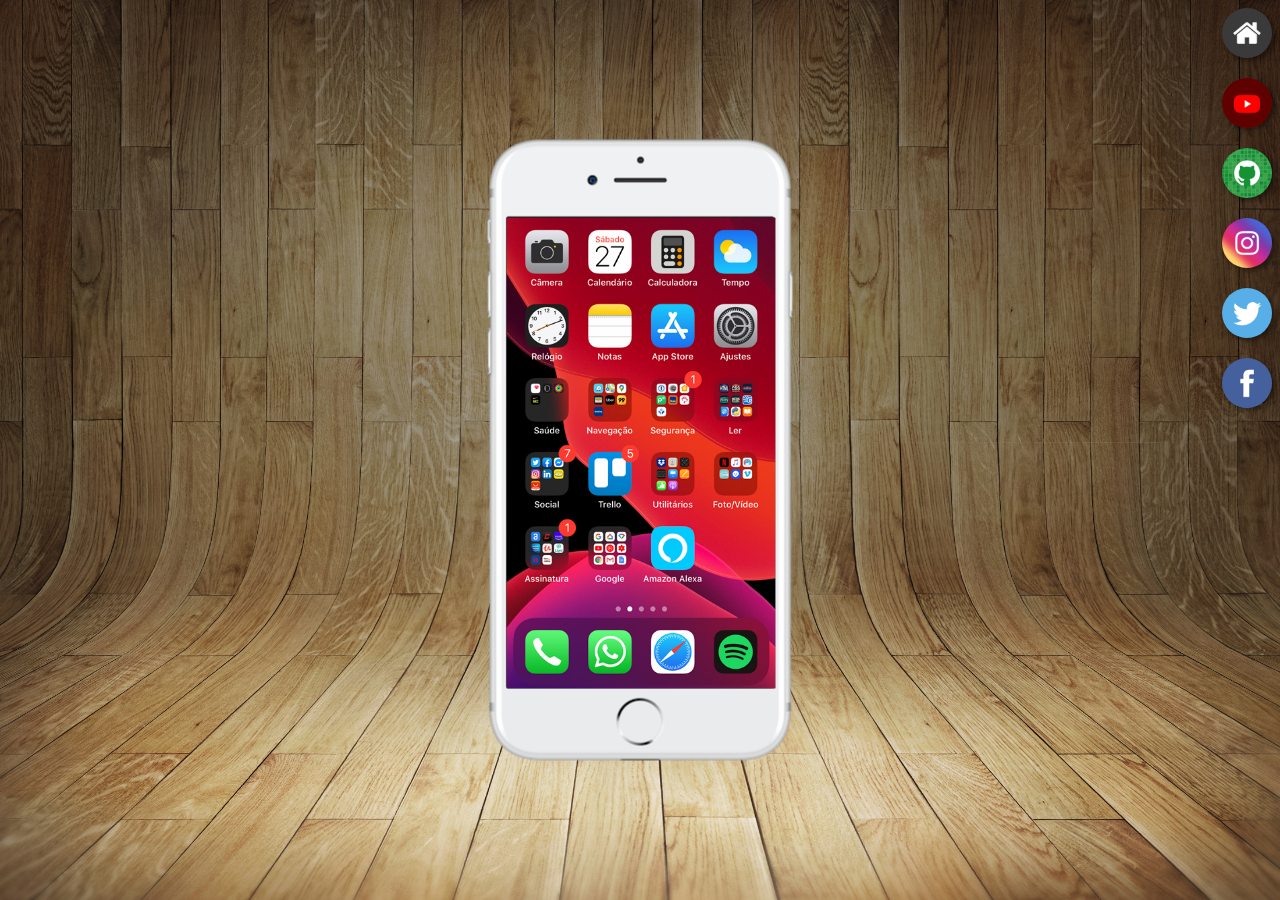
<file: index.html>
<!DOCTYPE html>
<html lang="pt">
<head>
    <meta charset="UTF-8">
    <meta name="viewport" content="width=device-width, initial-scale=1.0">
    <title>Projecto Redes socias</title>
    <link rel="stylesheet" href="style/style.css">
</head>
<body>
    <main>
        <section id="phone">
                <iframe src="home.html" frameborder="0" name="screen" id="screen"></iframe>
        </section>

        <section id="social-medias">
                <a href="home.html" target="screen"><img src="imagens/logo-home.jpg" alt=""></a>
                <a href="yt.html" target="screen"><img src="imagens/logo-youtube.jpg" alt=""></a>
                <a href="github.html" target="screen"><img src="imagens/logo-github.jpg" alt=""></a>
                <a href="instagram.html" target="screen"><img src="imagens/logo-instagram.jpg" alt=""></a>
                <a href="" target="screen"><img src="imagens/logo-twitter.jpg" alt=""></a>
                <a href="facebook.html" target="screen"><img src="imagens/logo-facebook.jpg" alt=""></a>
        </section>
    </main>
</body>
</html>
</file>
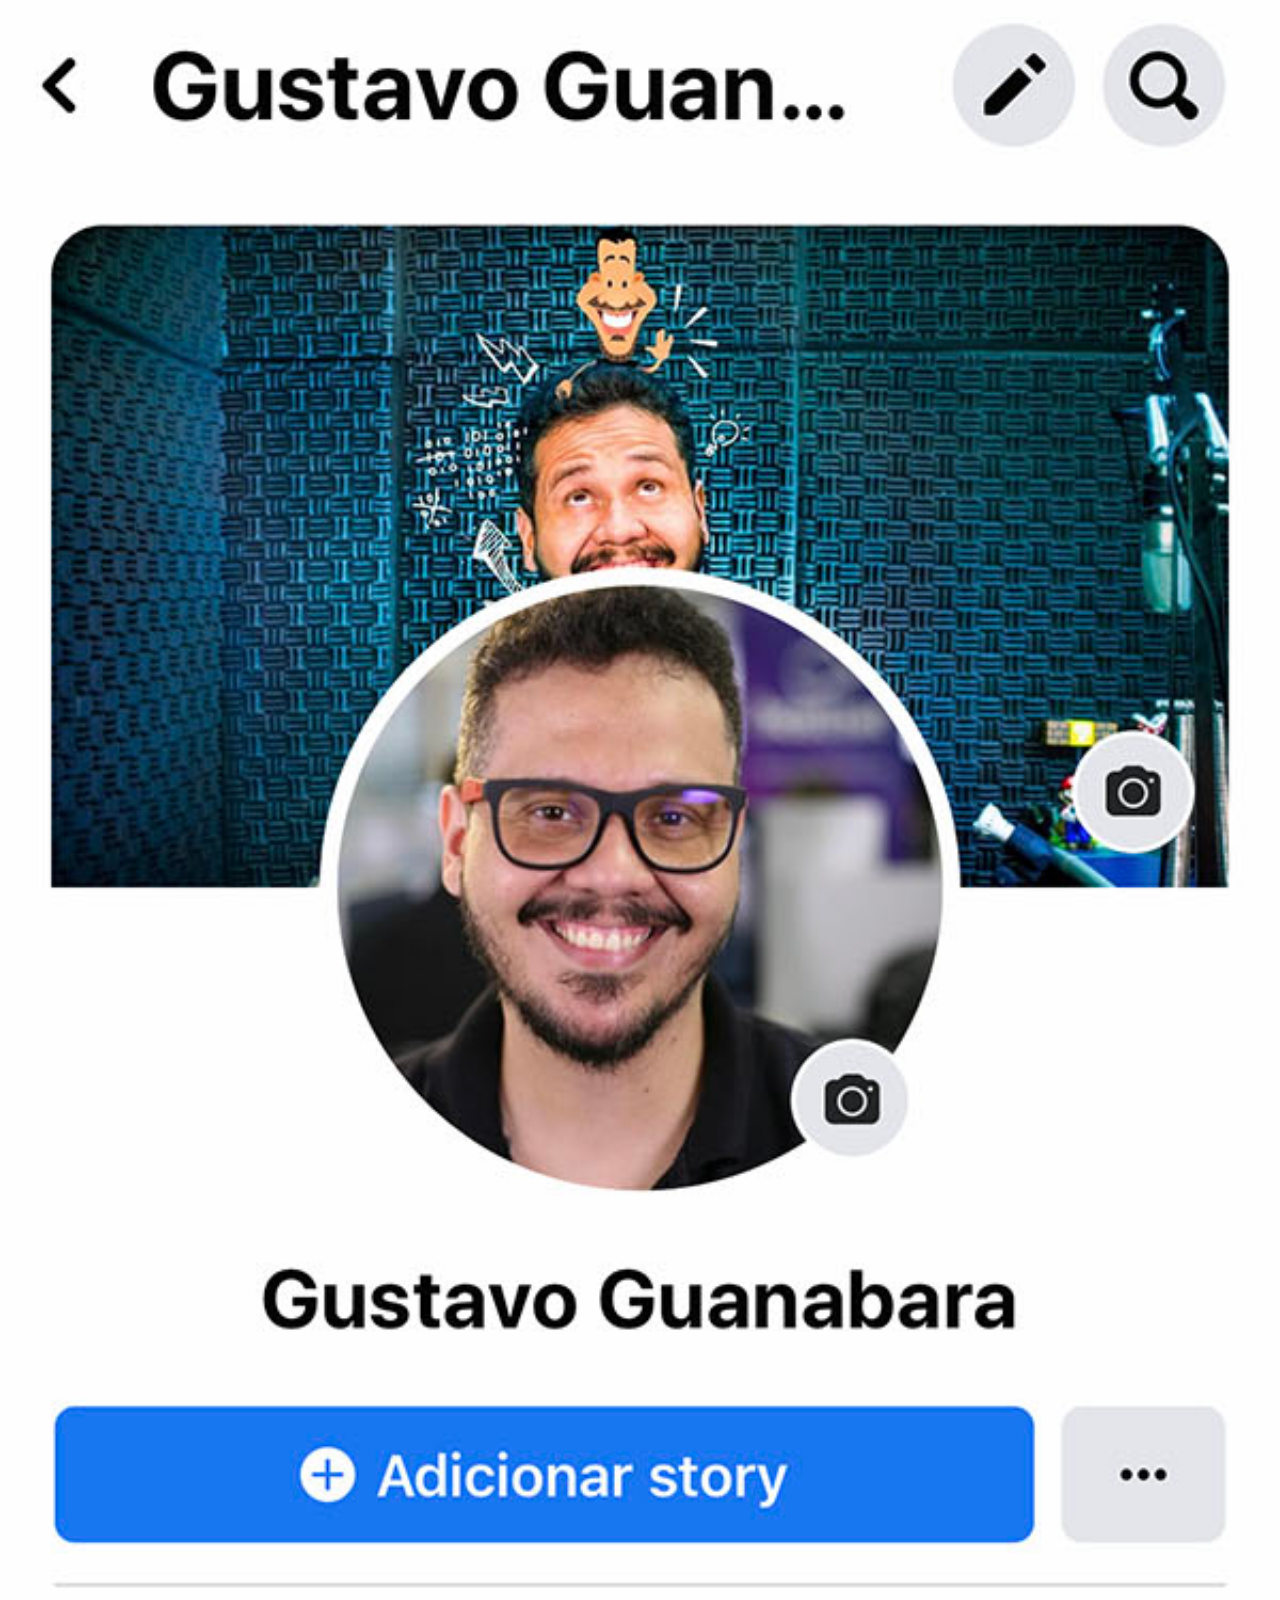
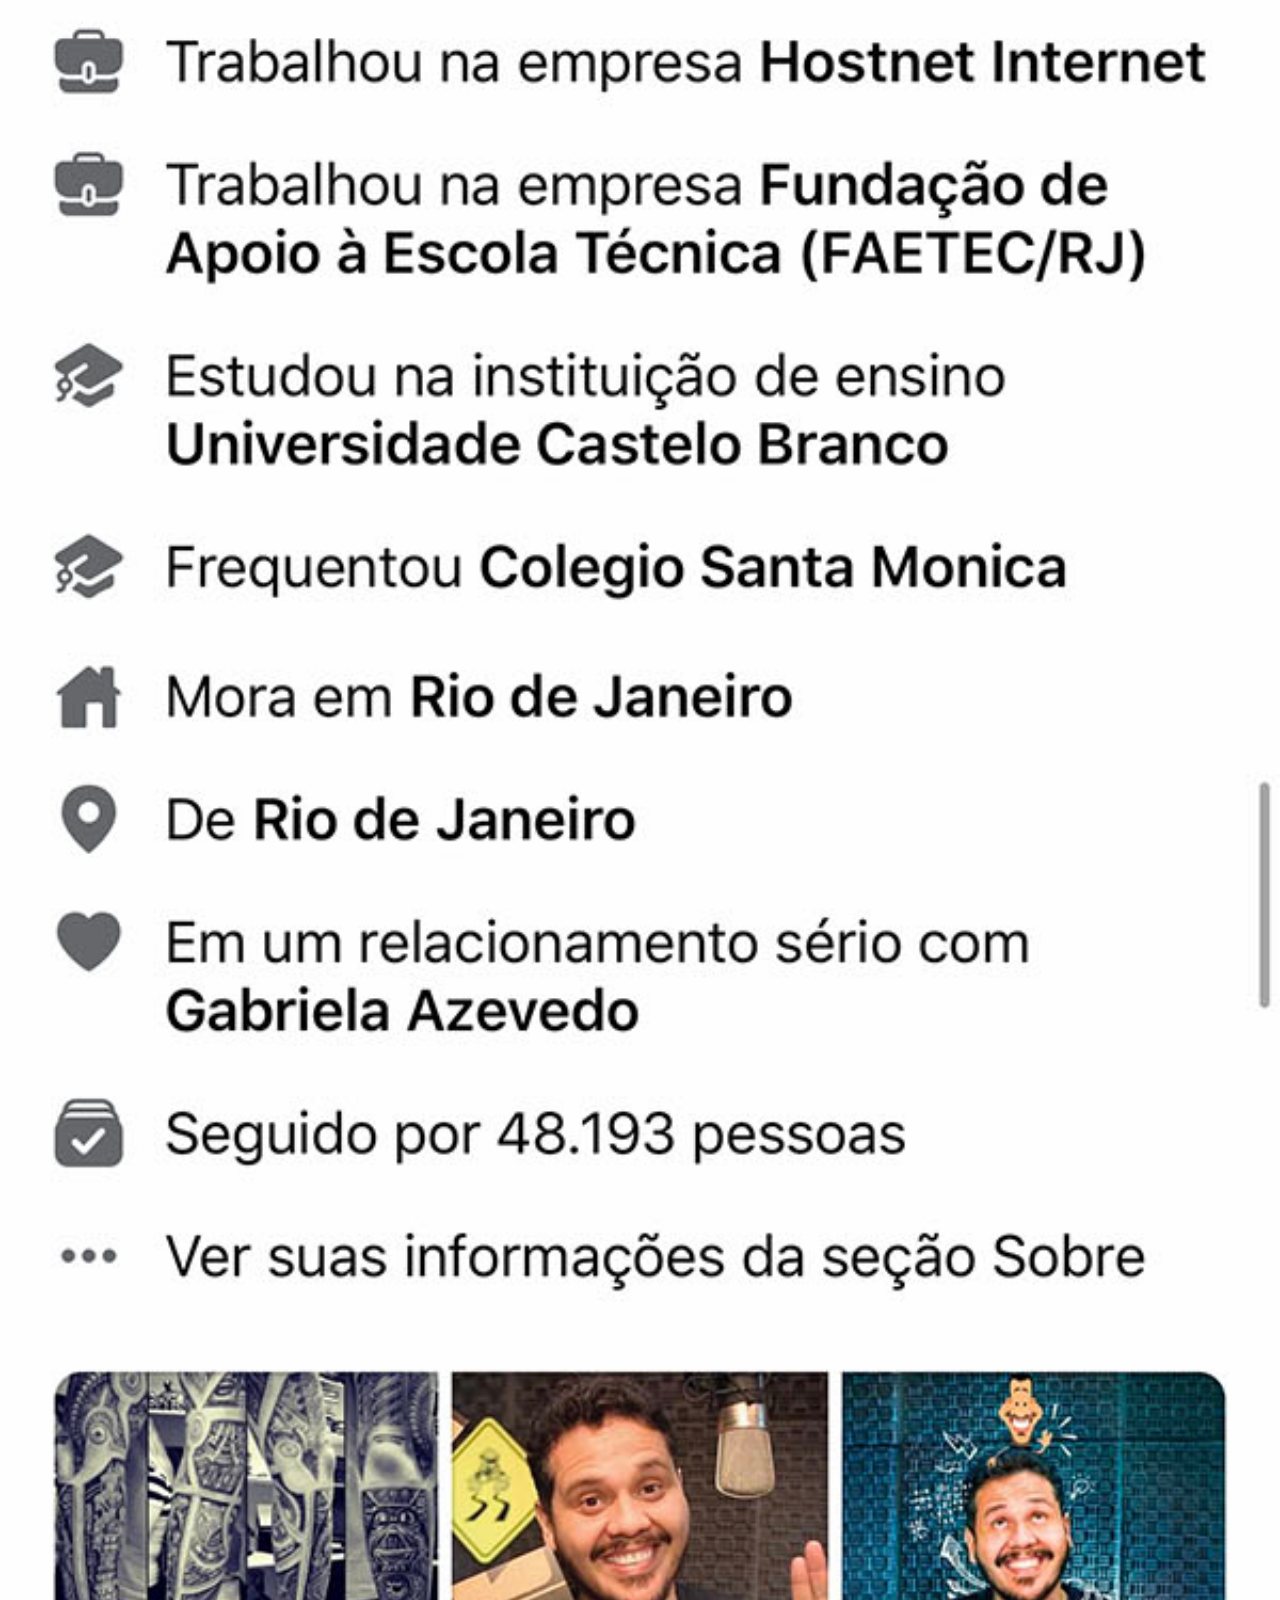
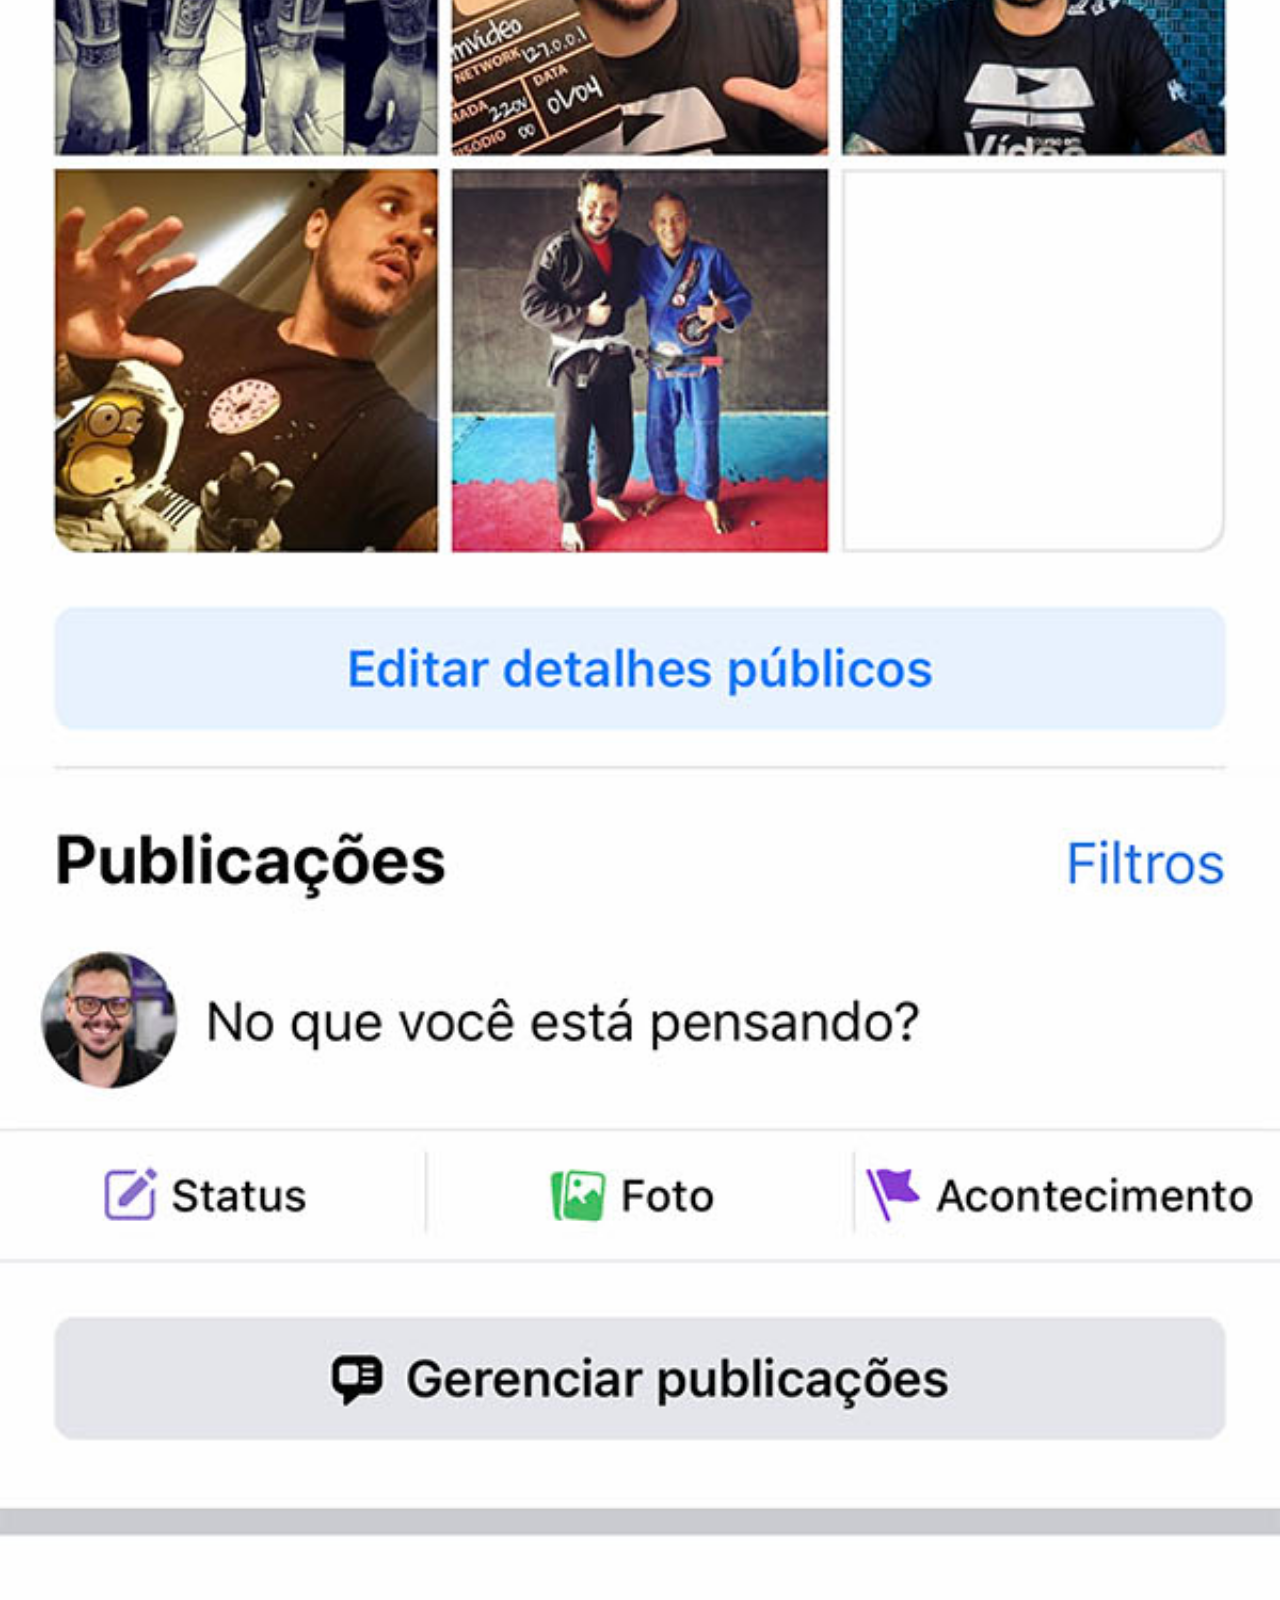
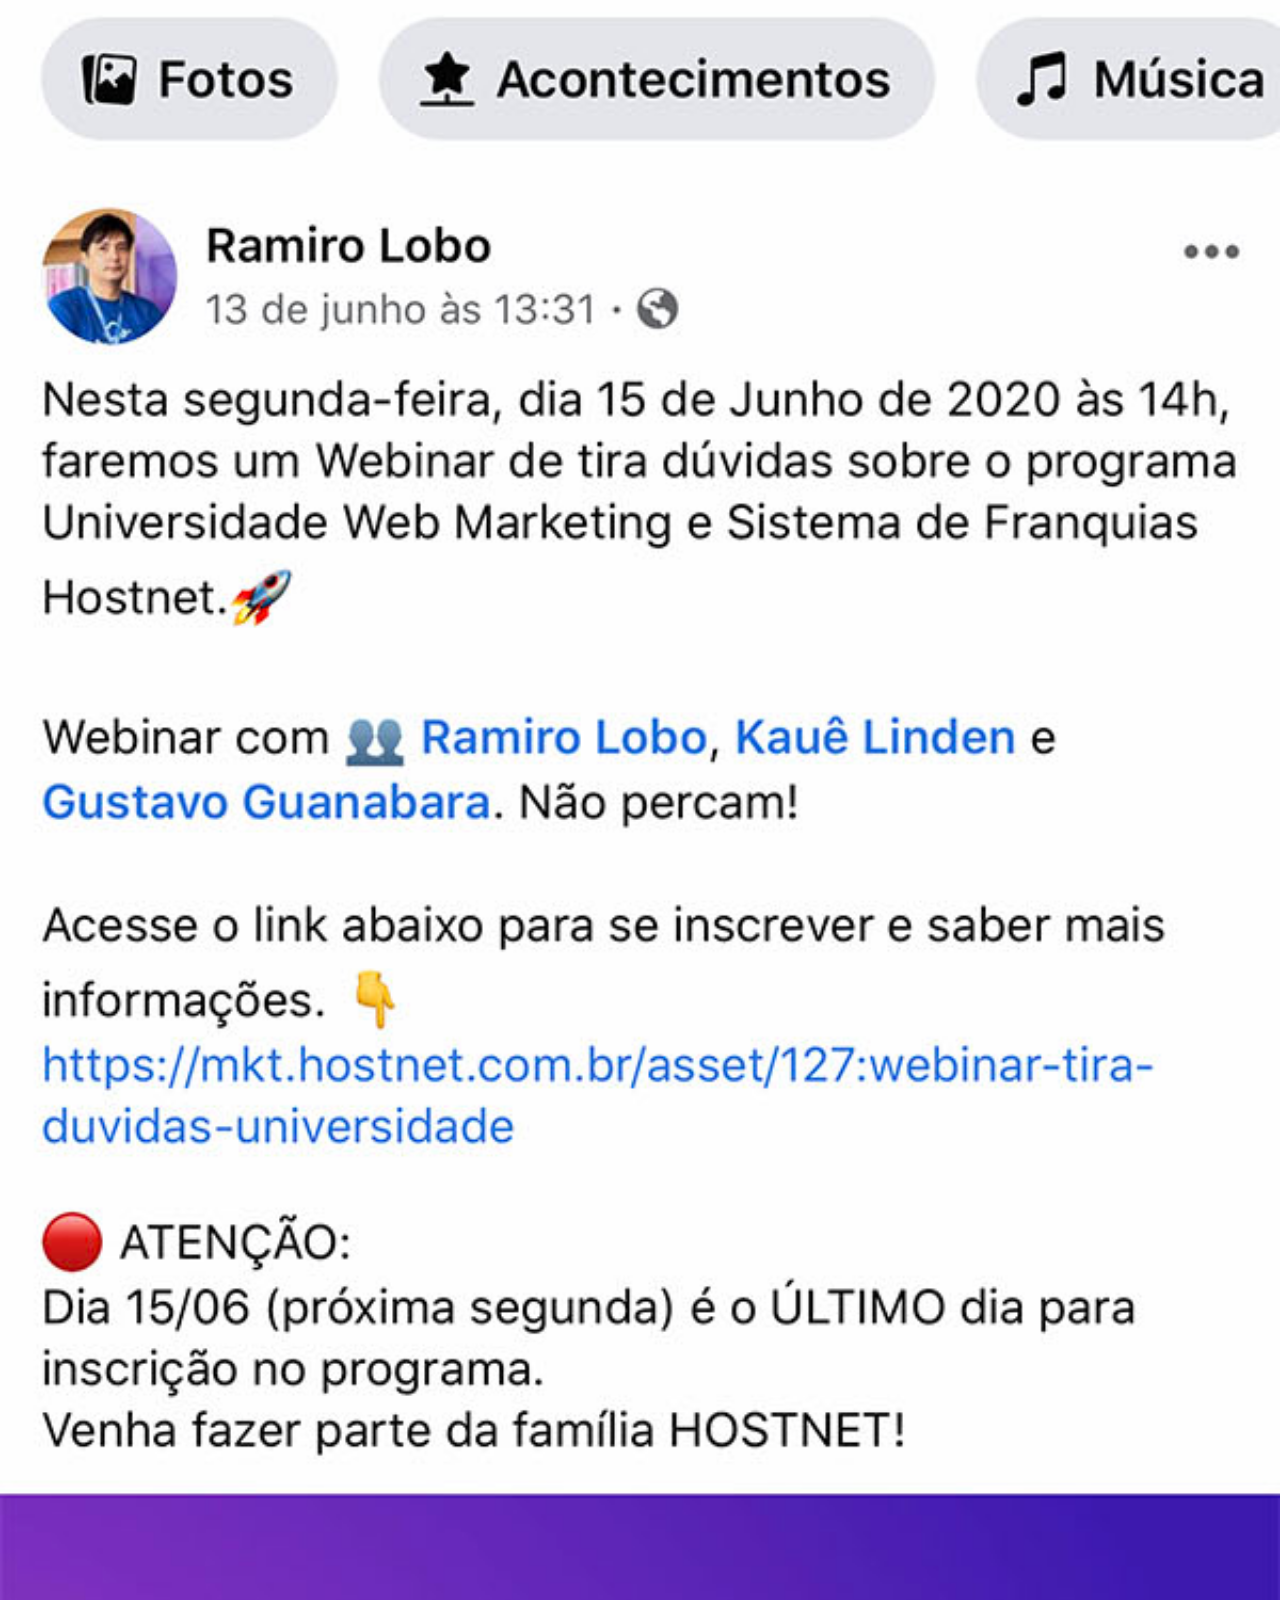
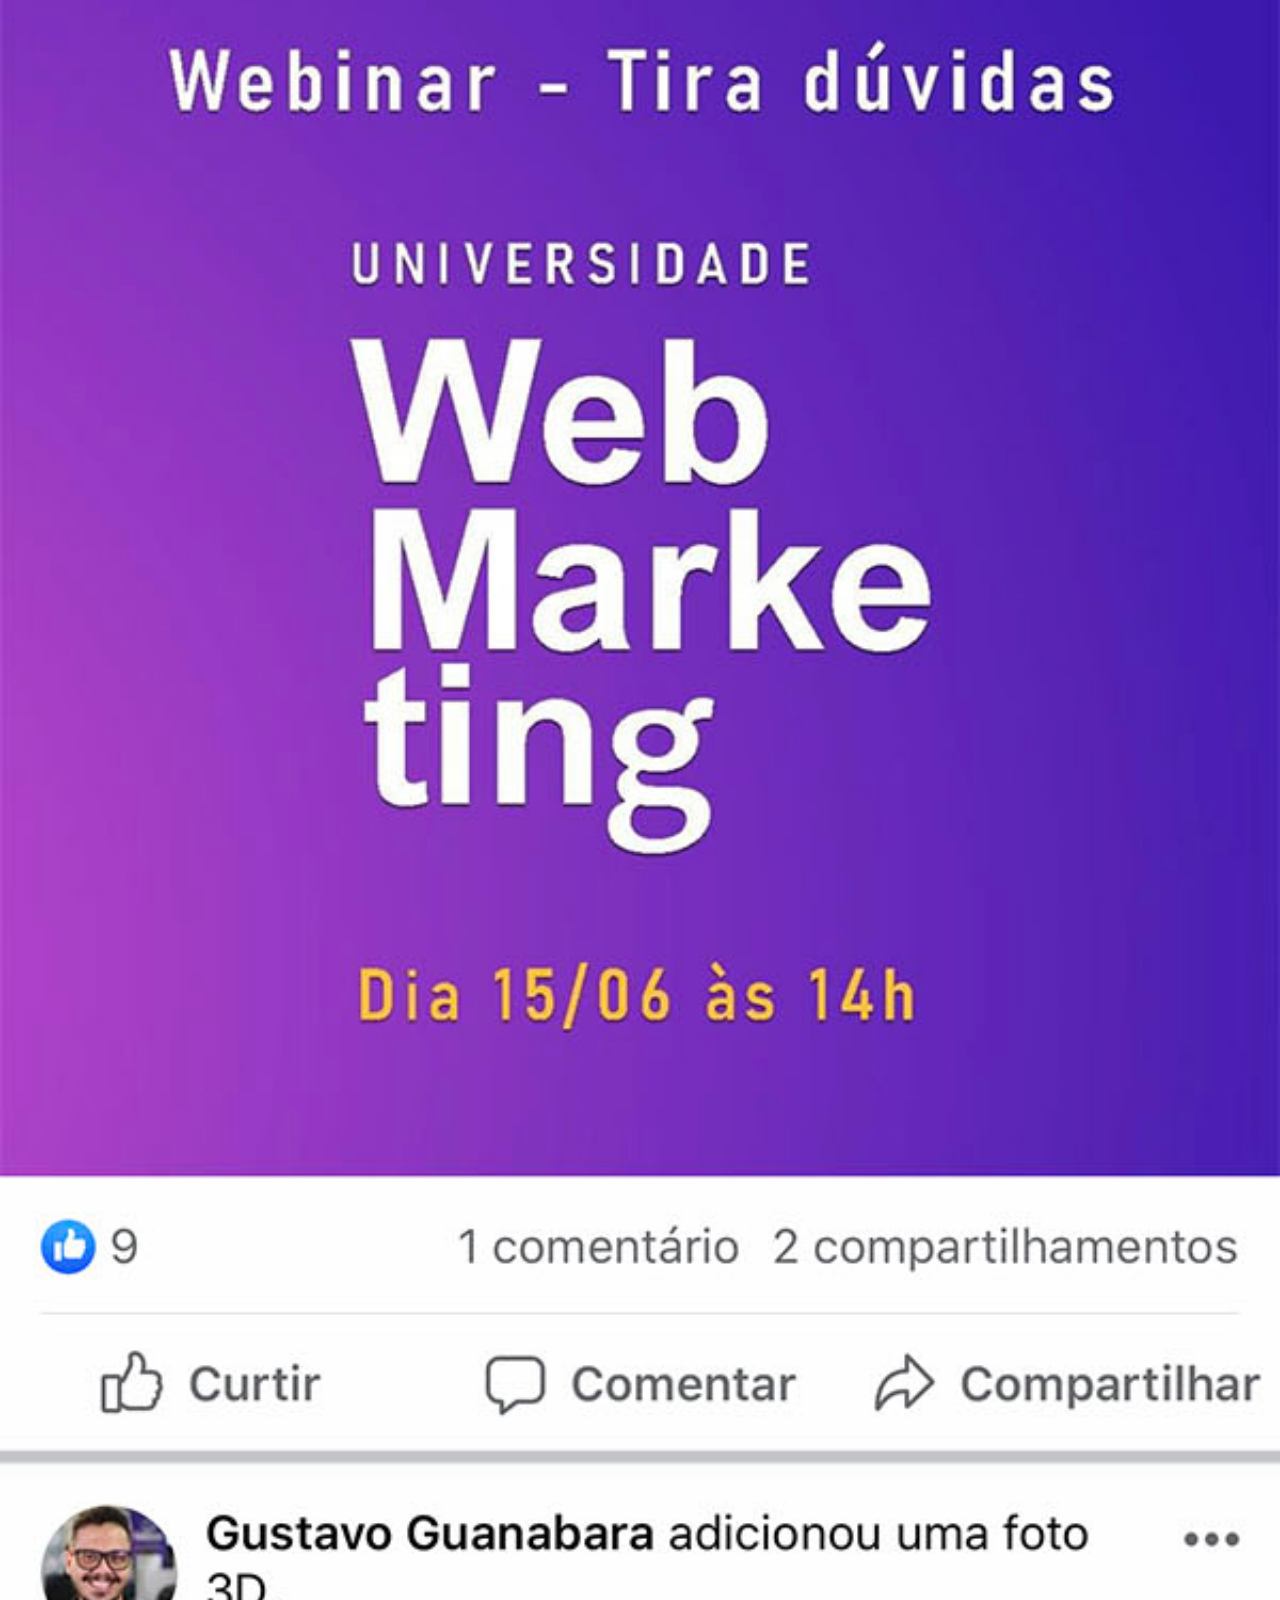
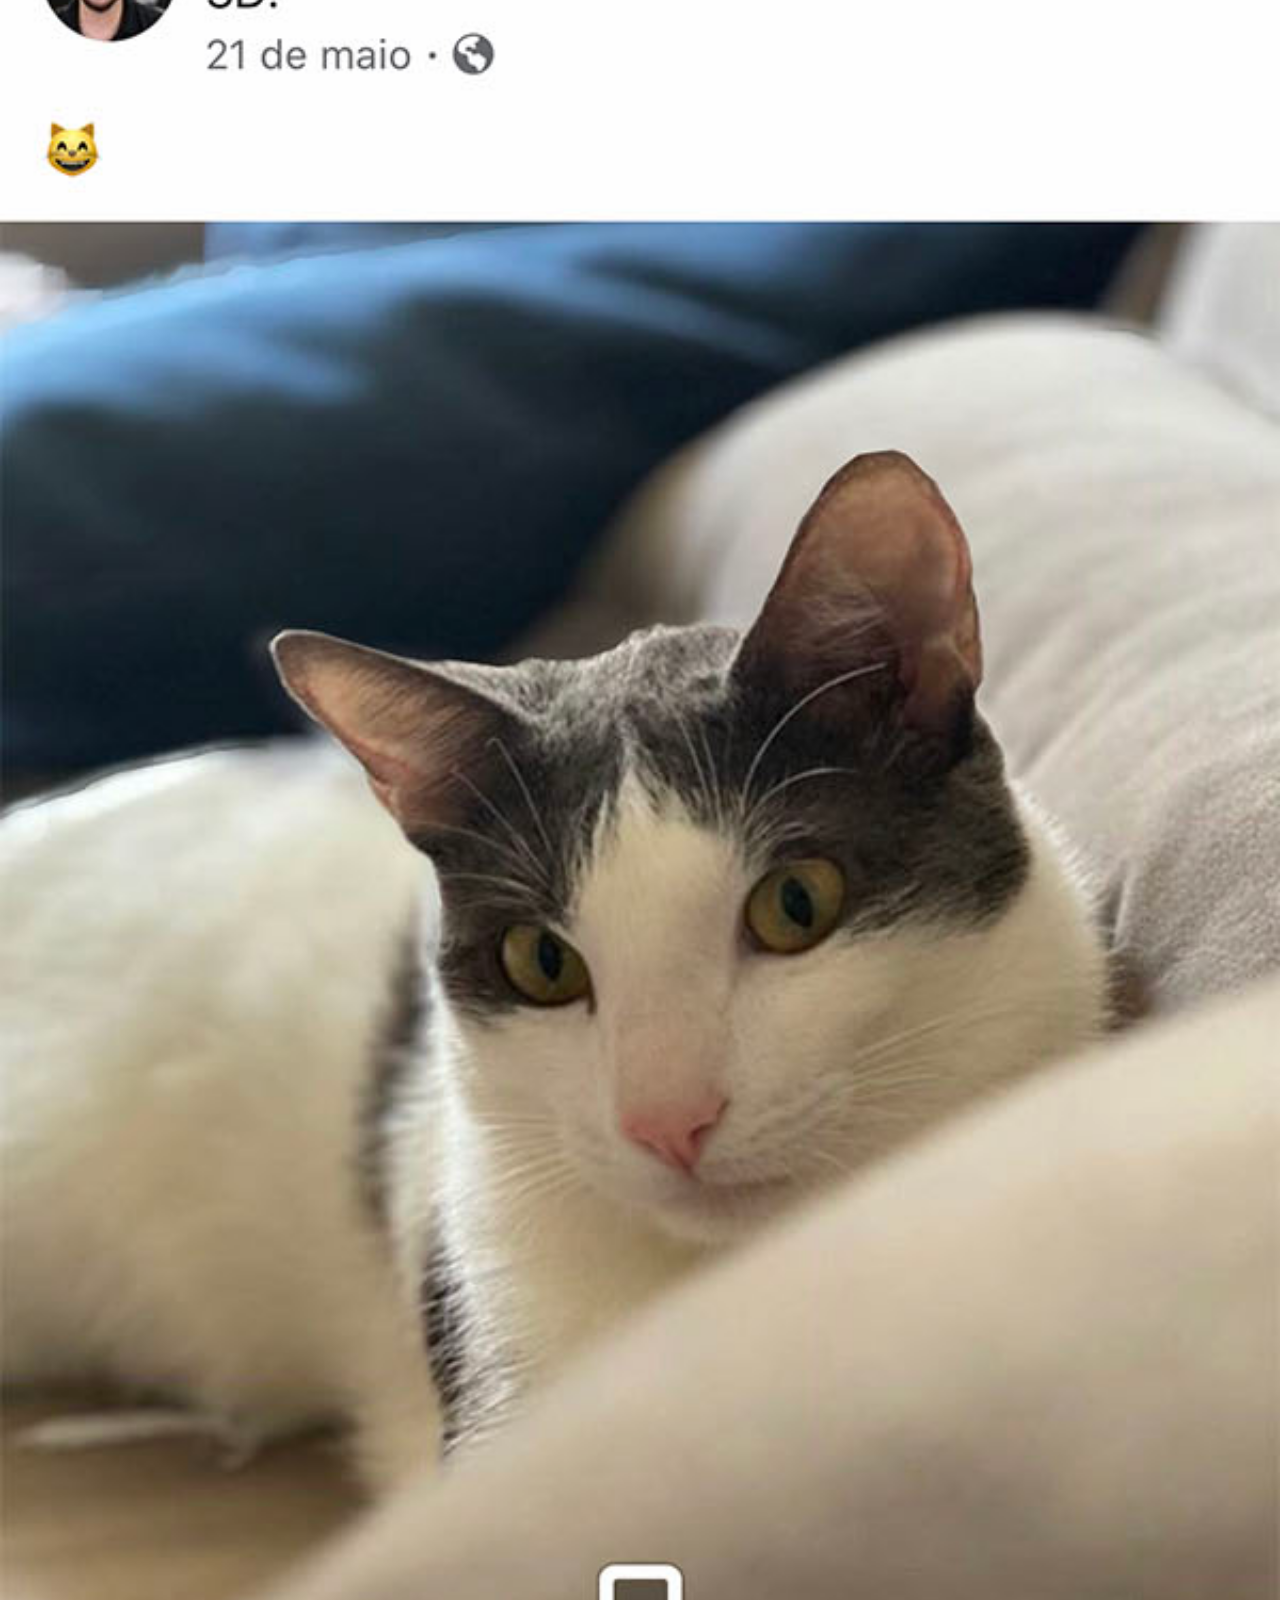
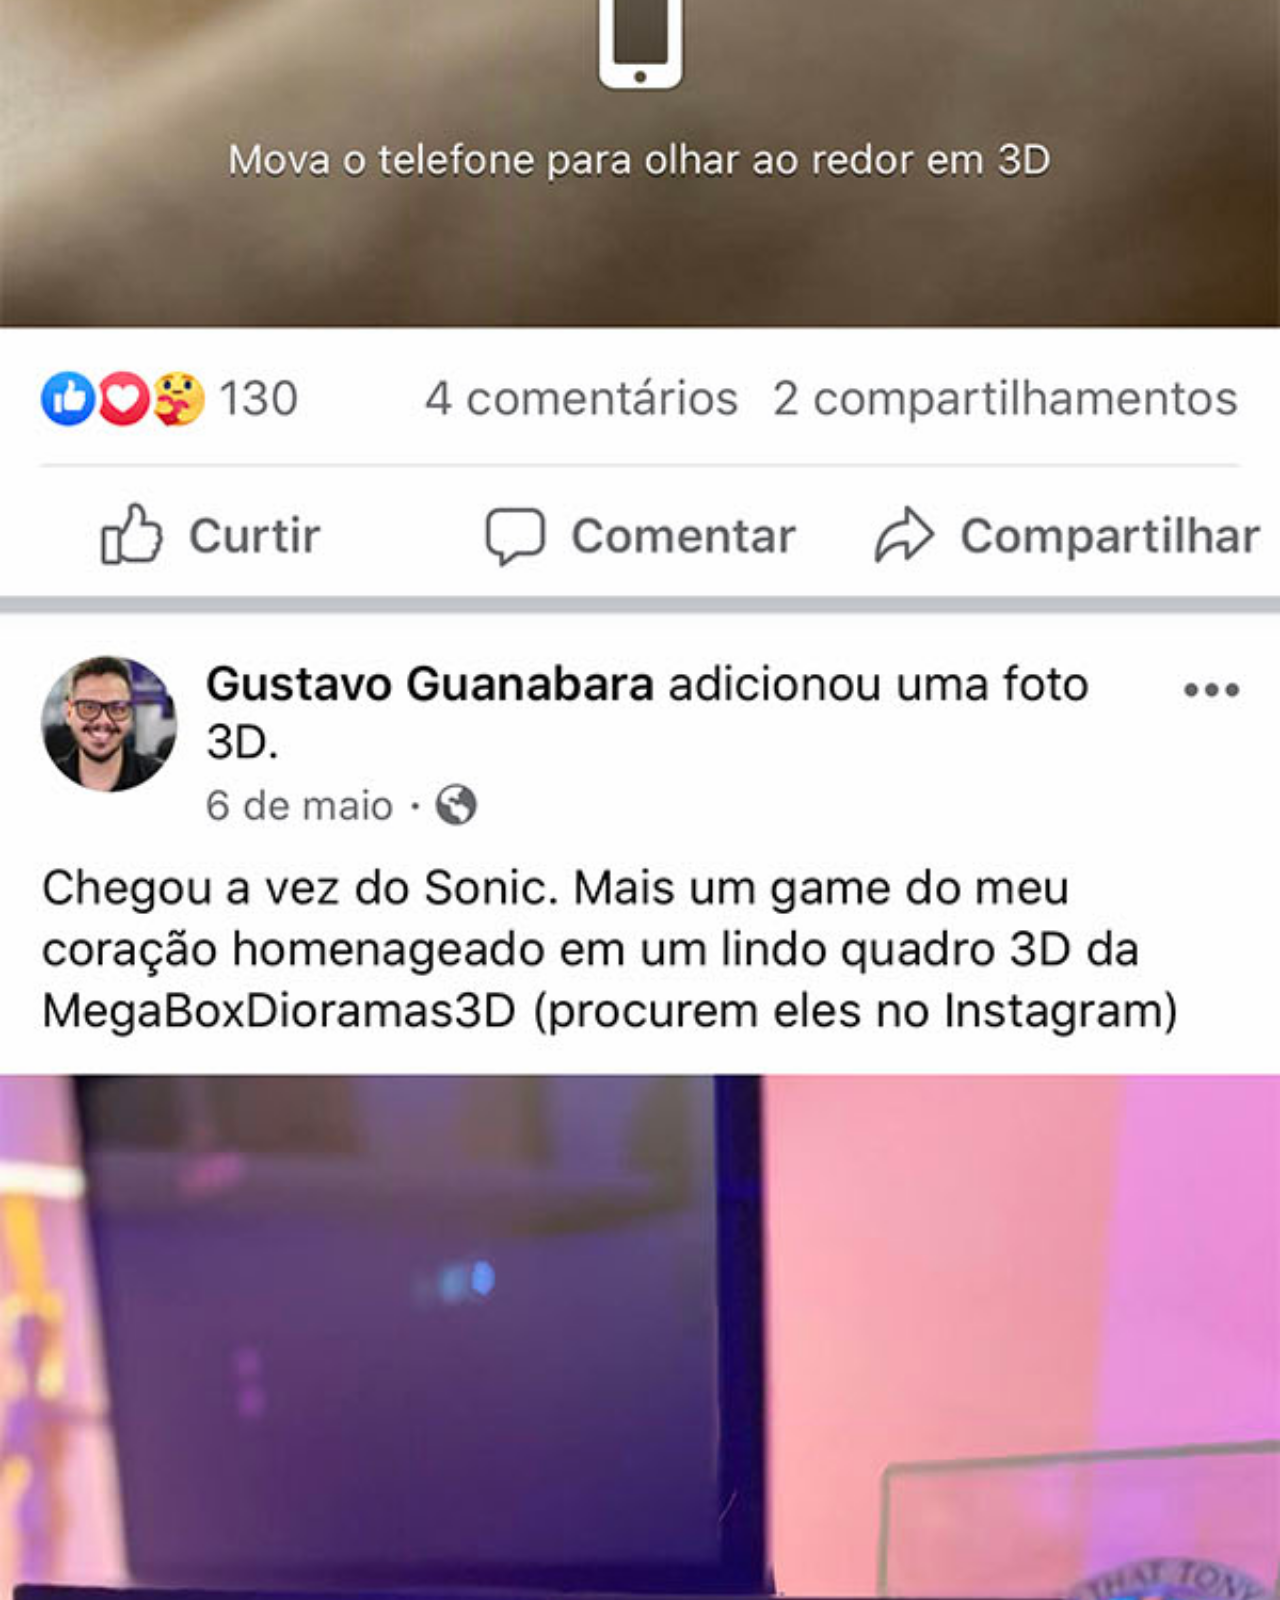
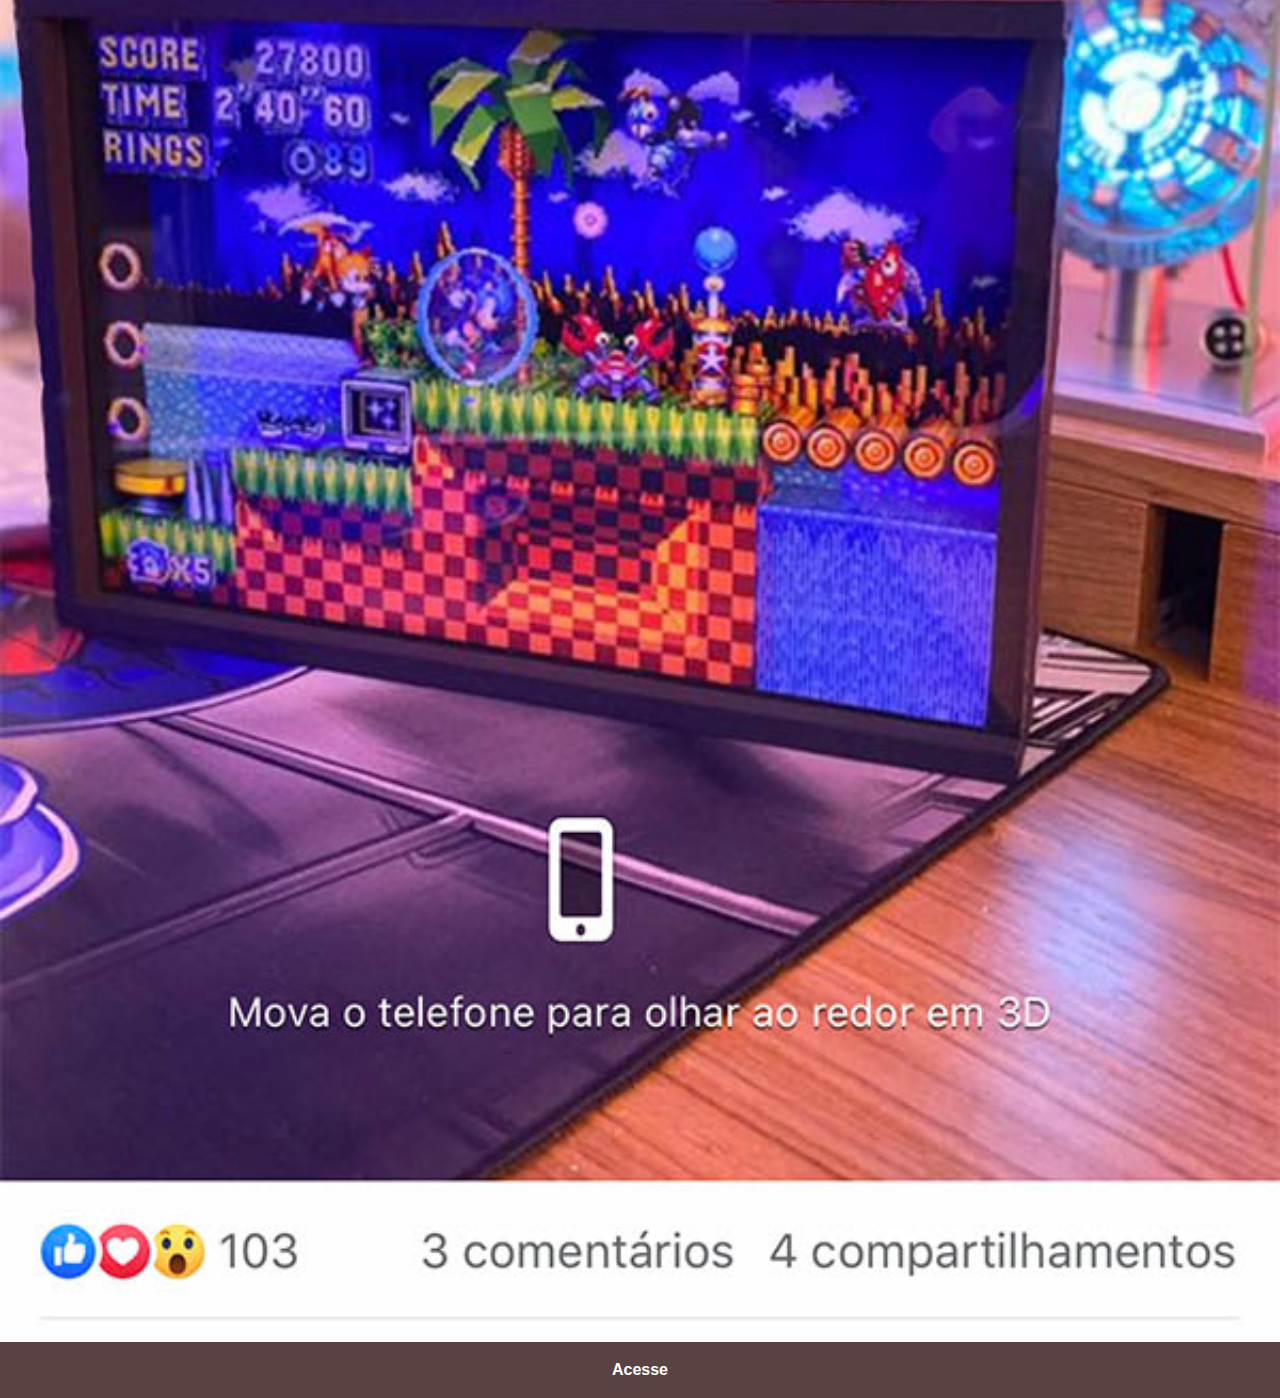
<file: facebook.html>
<!DOCTYPE html>
<html lang="en">
<head>
    <meta charset="UTF-8">
    <meta name="viewport" content="width=device-width, initial-scale=1.0">
    <title>Facebook</title>
    <link rel="stylesheet" href="stylemedia.css">
</head>
<body>
    <img src="imagens/tela-facebook.jpg" alt="">
    <a href="" target="_blank">Acesse</a>
</body>
</html>
</file>
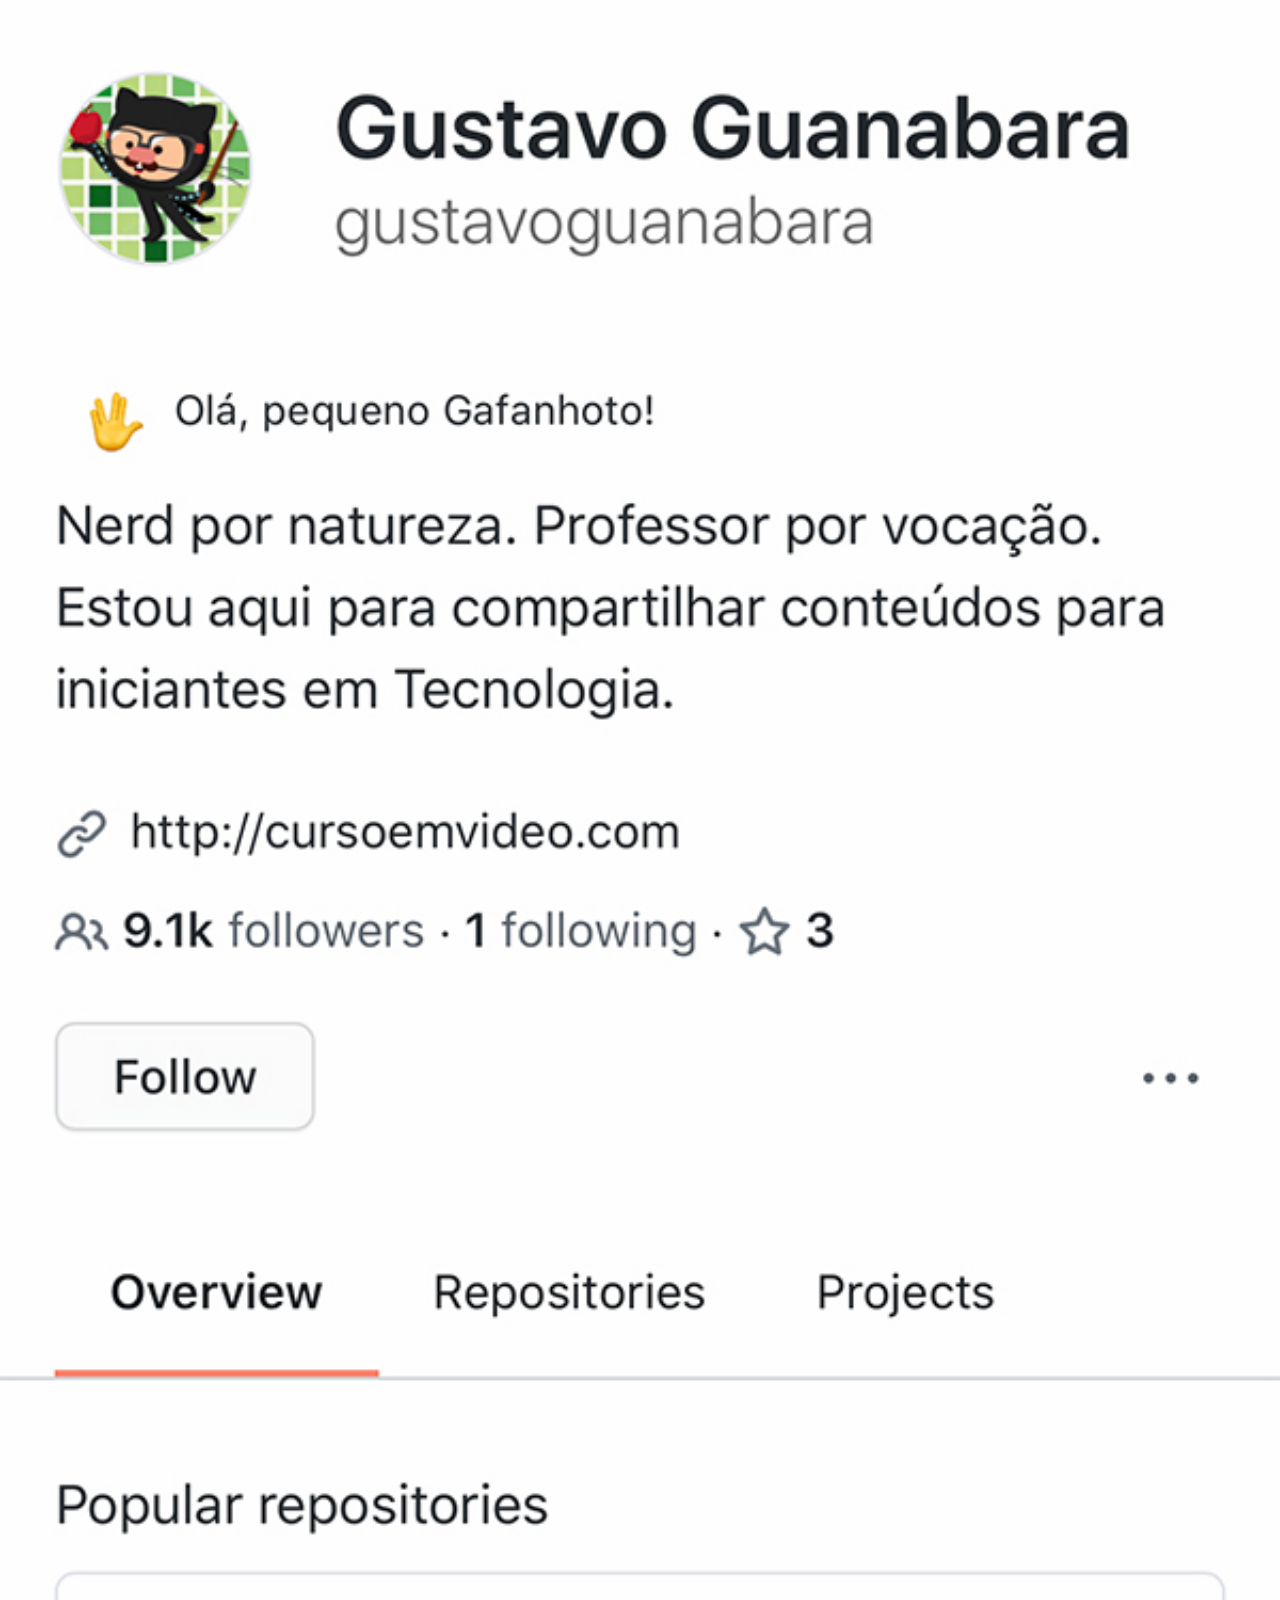
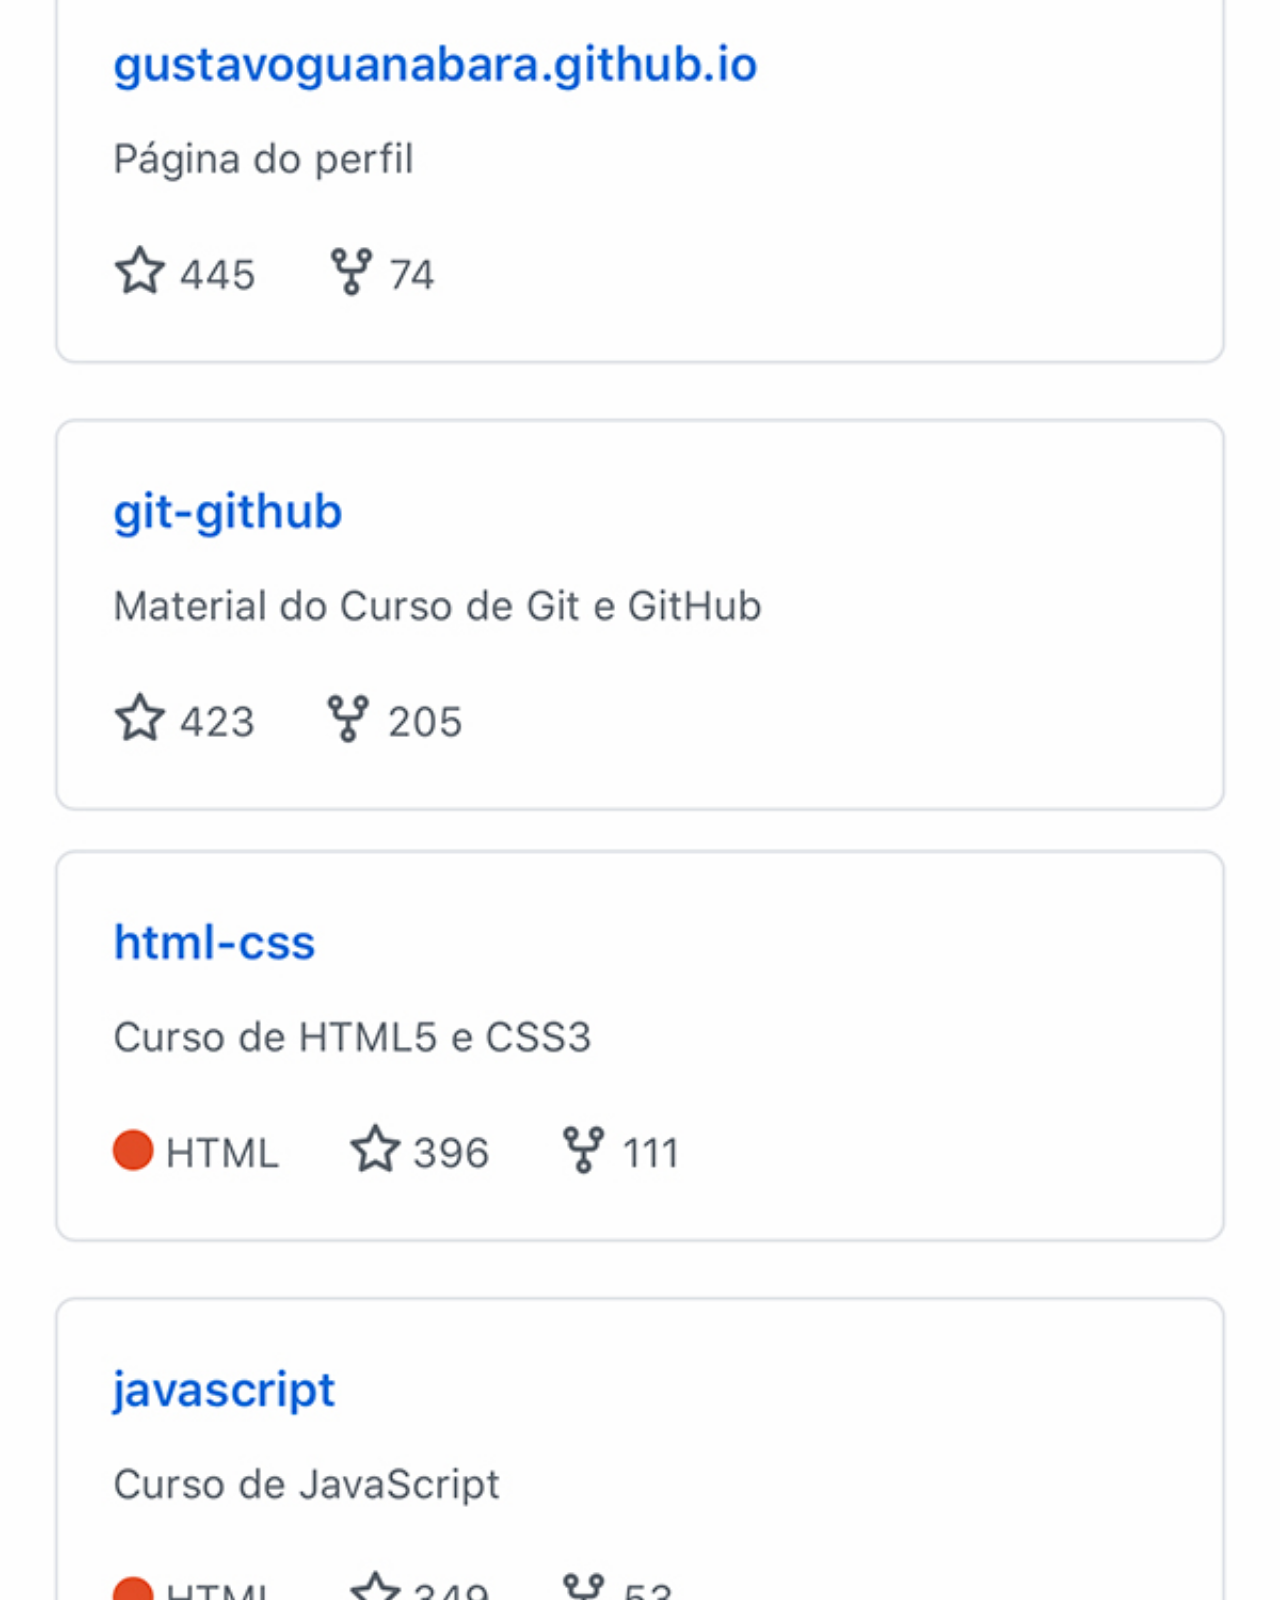
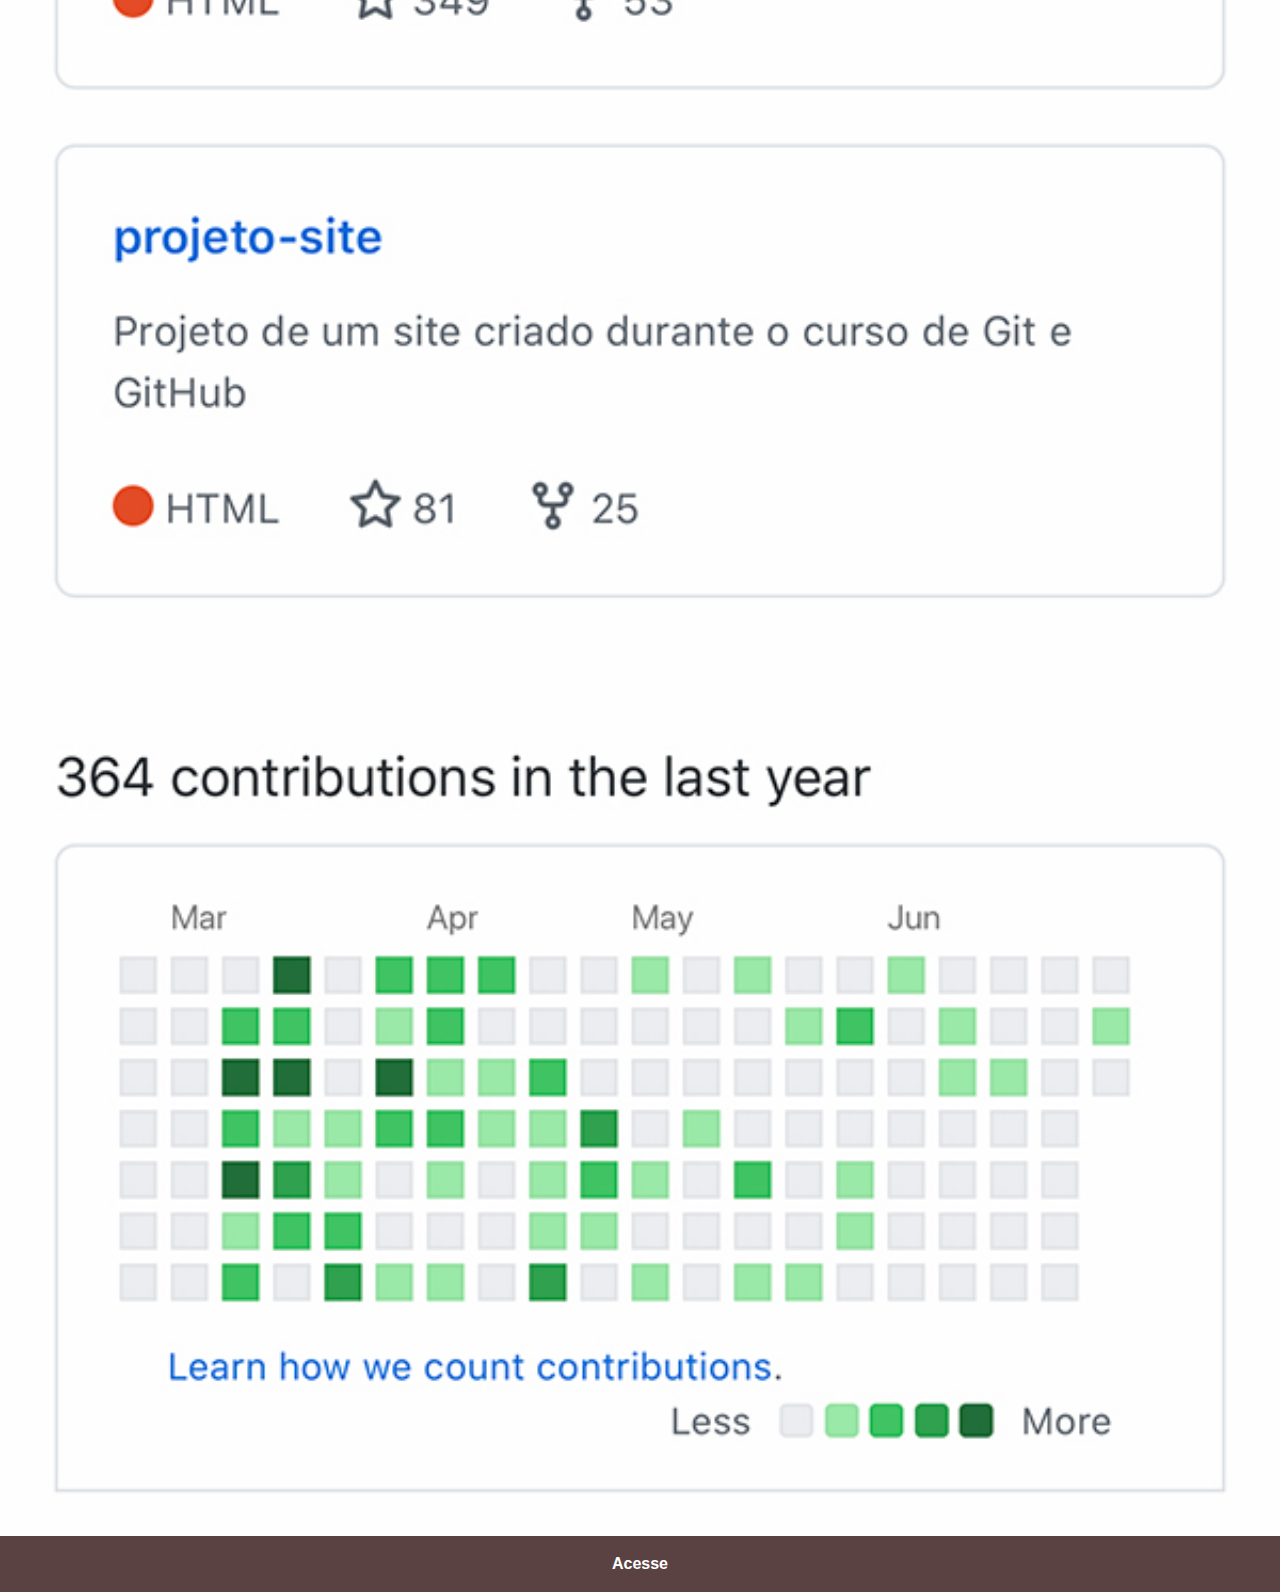
<file: github.html>
<!DOCTYPE html>
<html lang="en">
<head>
    <meta charset="UTF-8">
    <meta name="viewport" content="width=device-width, initial-scale=1.0">
    <title>Github</title>
    <link rel="stylesheet" href="stylemedia.css">
</head>
<body>
    <img src="imagens/tela-github.jpg" alt="">
    <a href="https://github.com/Marcilio11-du" target="_blank">Acesse</a>
</body>
</html>
</file>
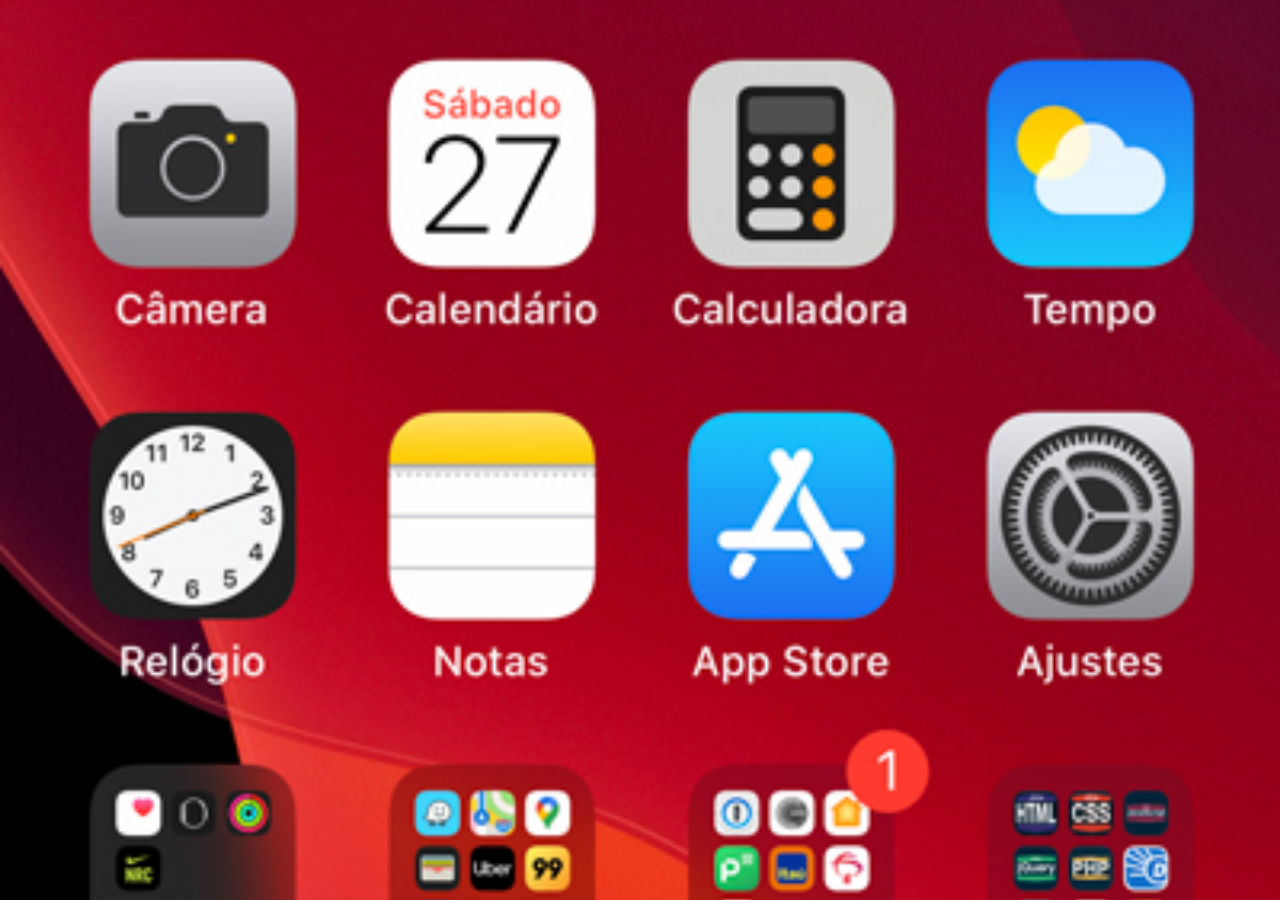
<file: home.html>
<!DOCTYPE html>
<html lang="pt">
<head>
    <meta charset="UTF-8">
    <meta name="viewport" content="width=device-width, initial-scale=1.0">
    <title>Home</title>
    <style>
        * {
            margin: 0;
            padding: 0;
        }
        body {
            width: 100vw;
            height: 100vh;
            background: black url('imagens/tela-home.jpg') no-repeat top center;
            background-size: cover;
        }
        
    </style>
</head>
<body>
     
</body>
</html>
</file>
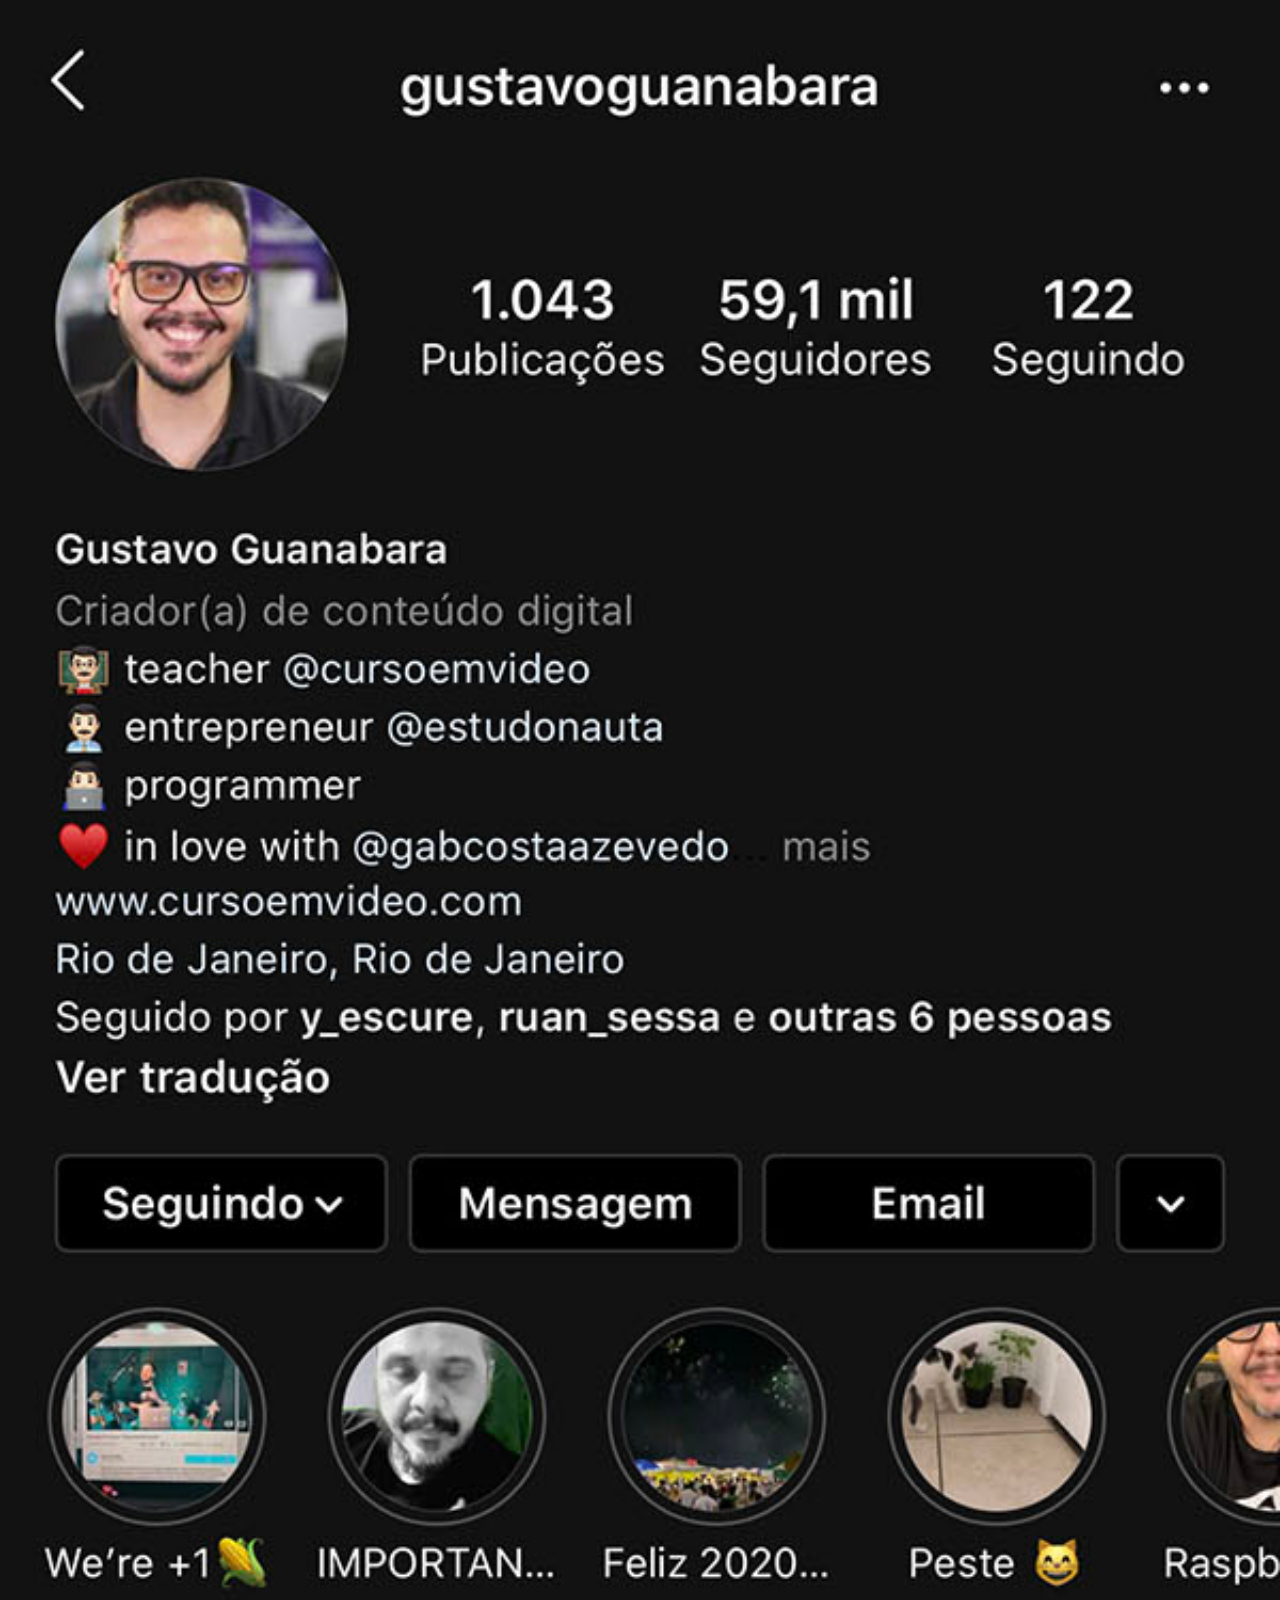
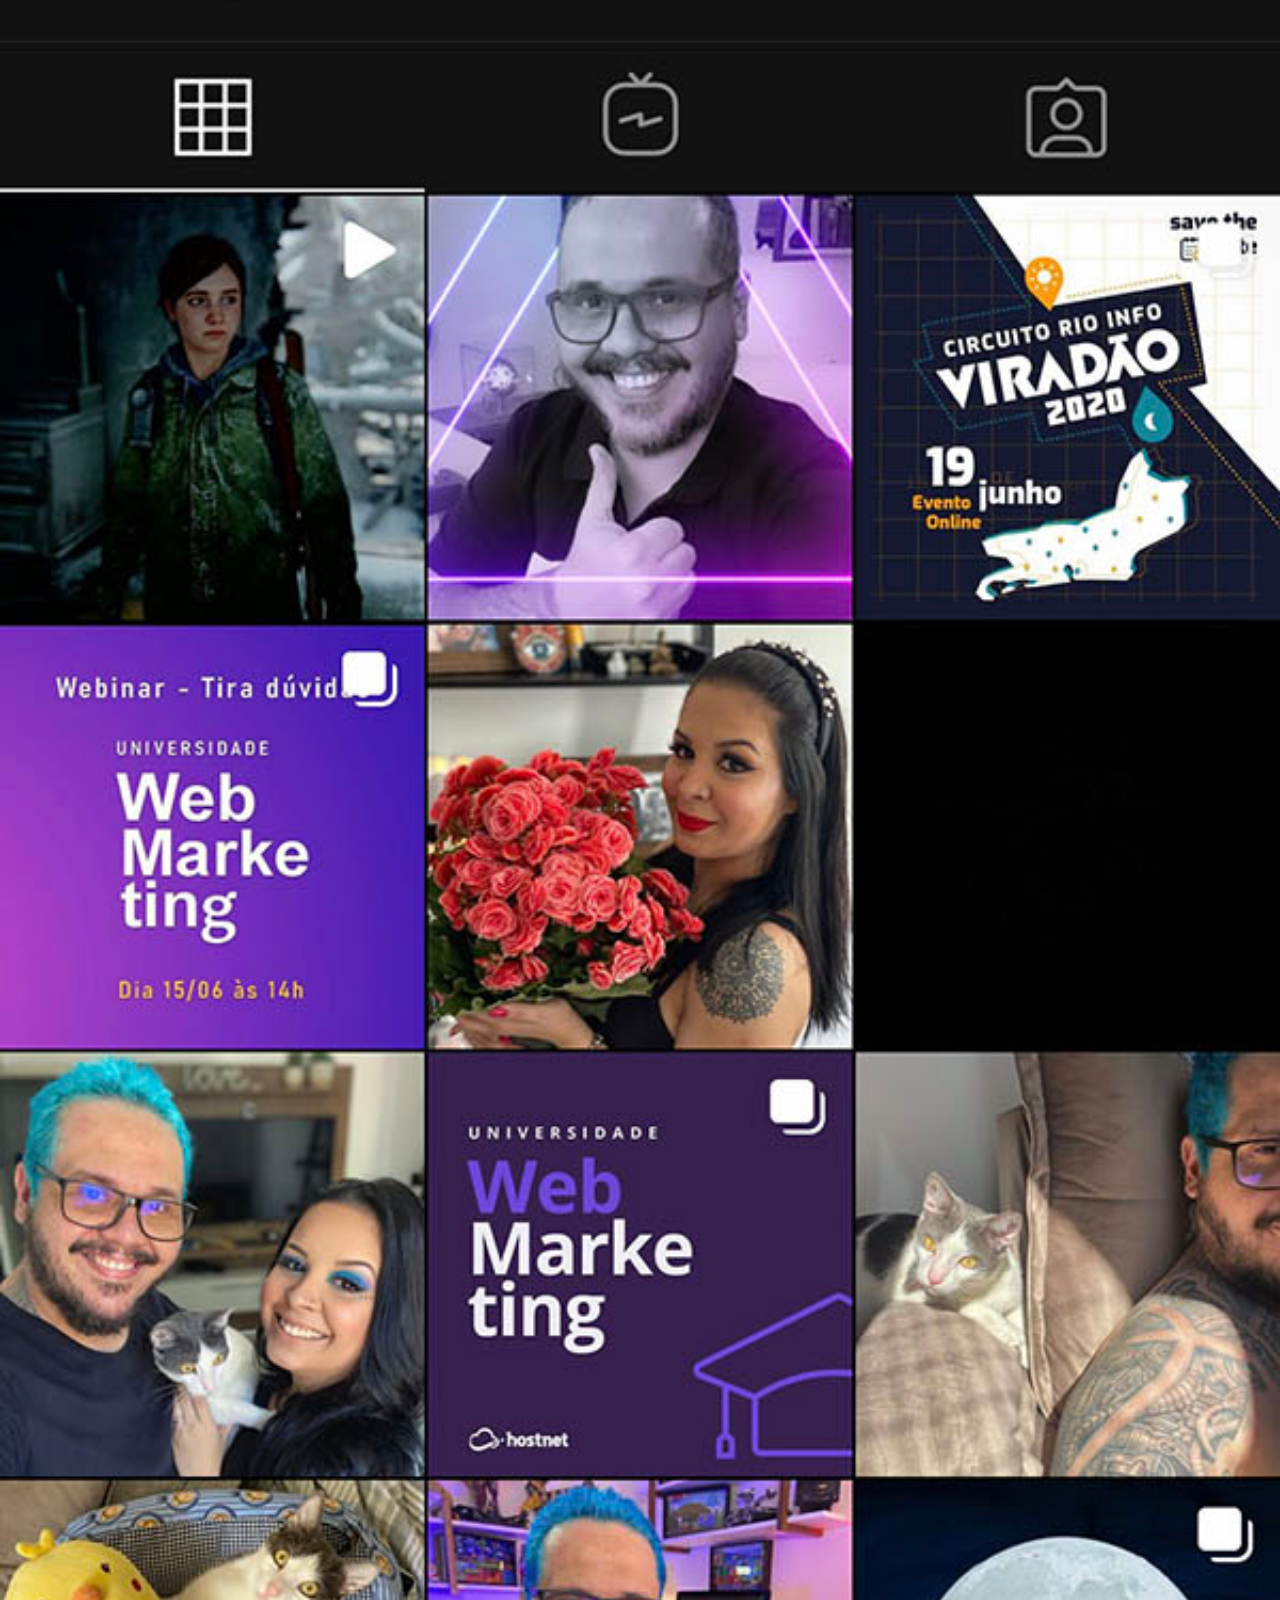
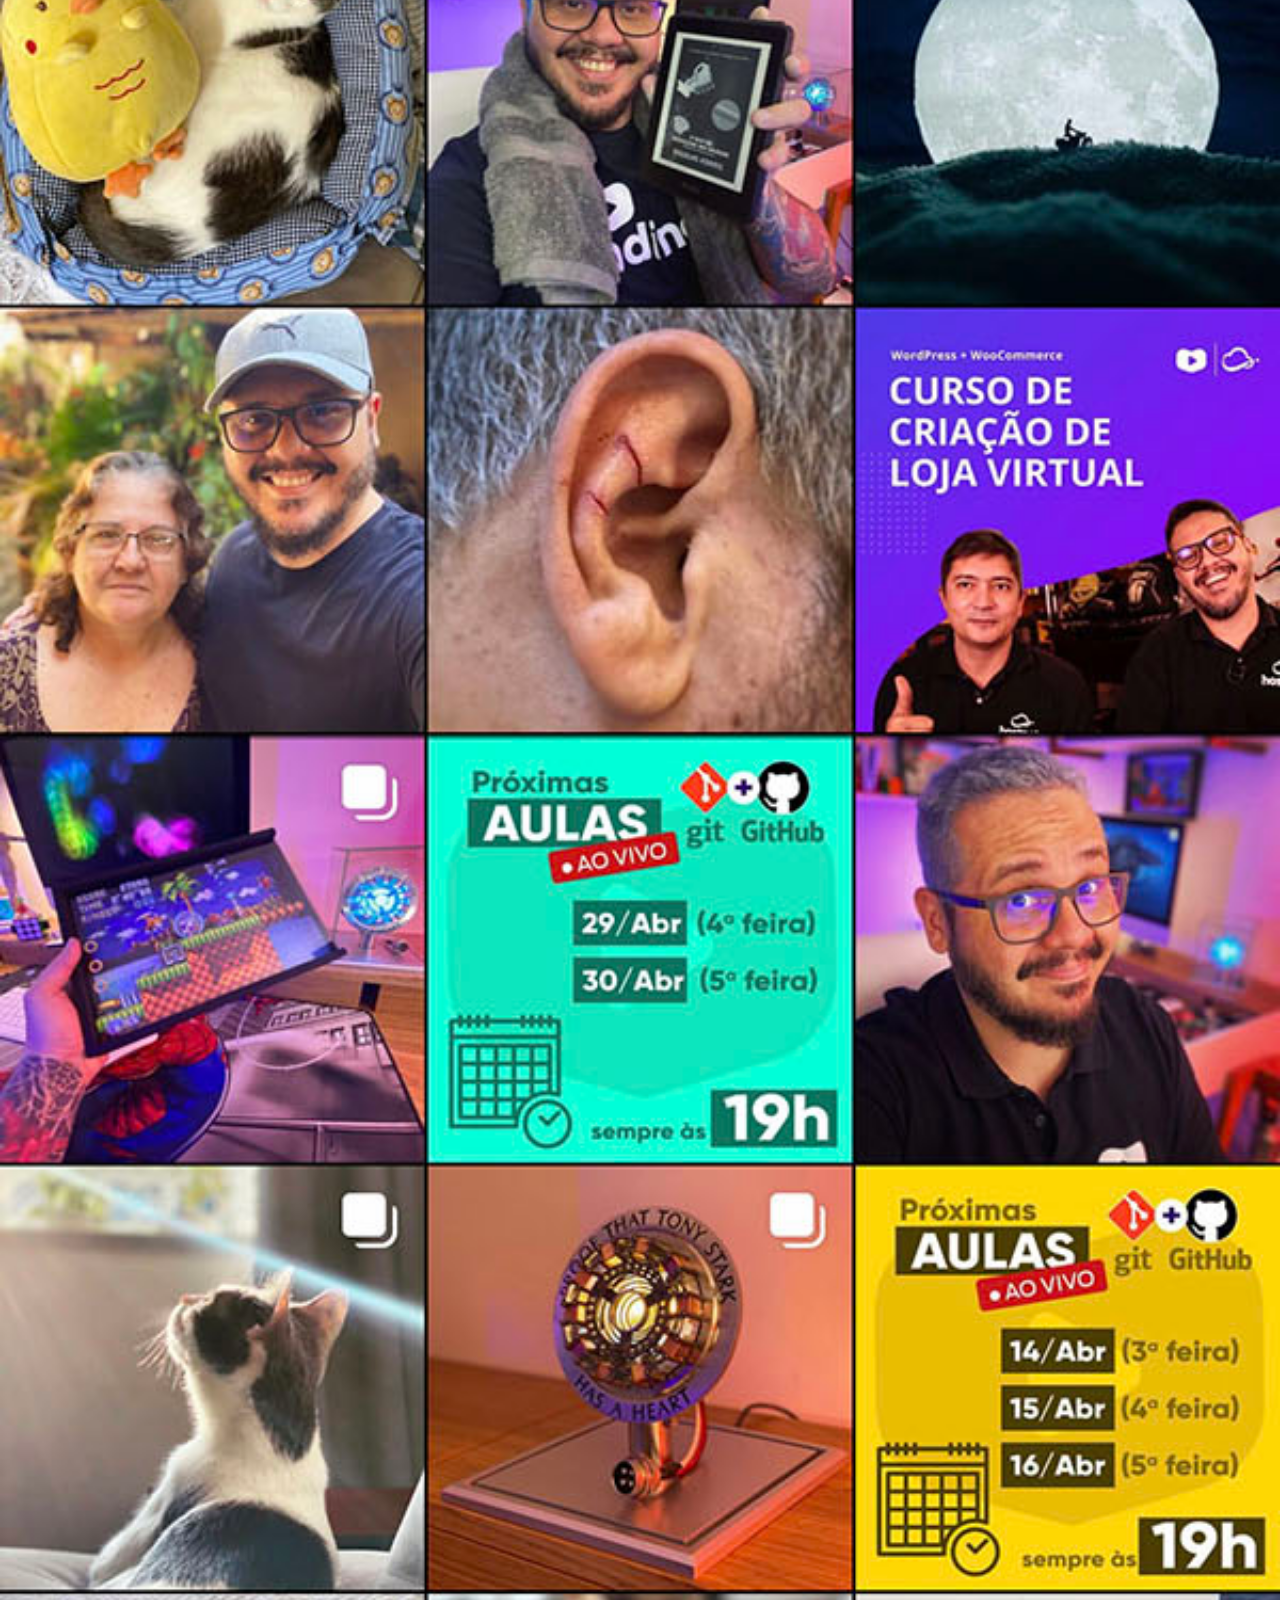
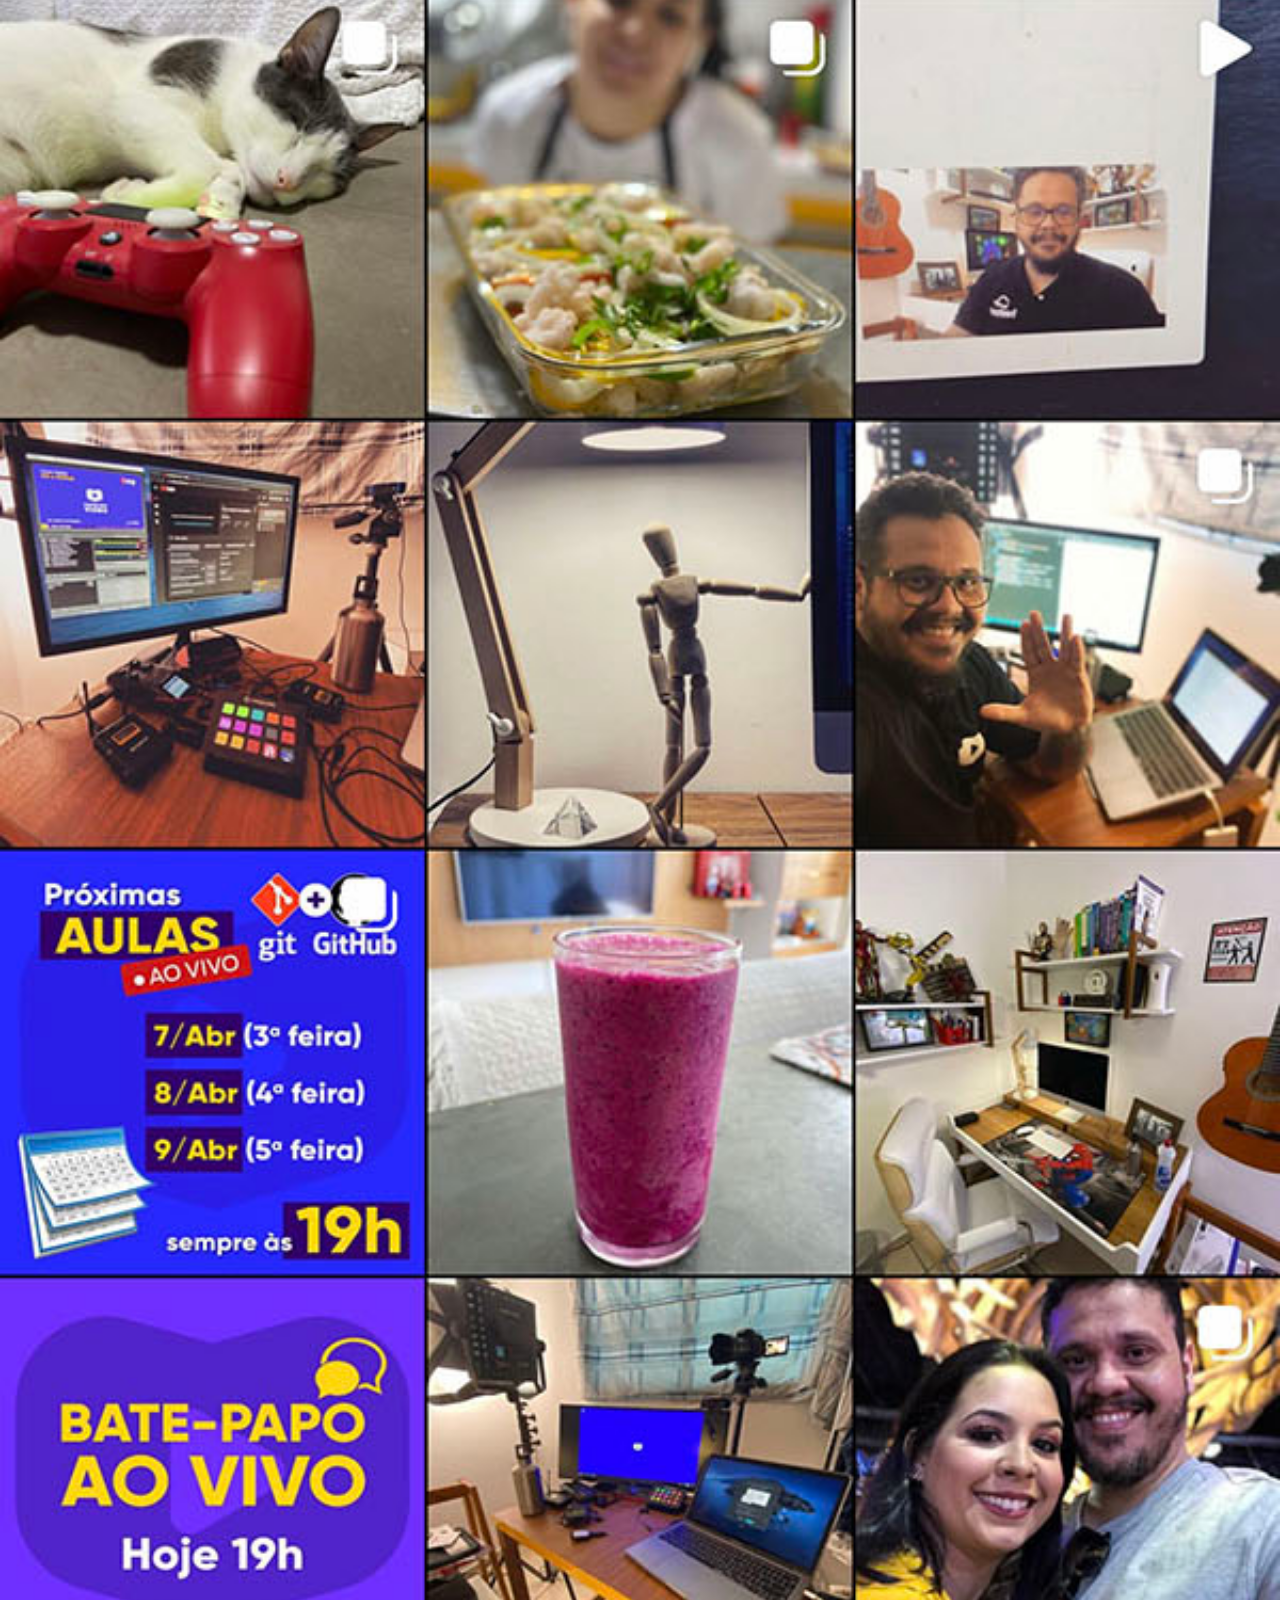
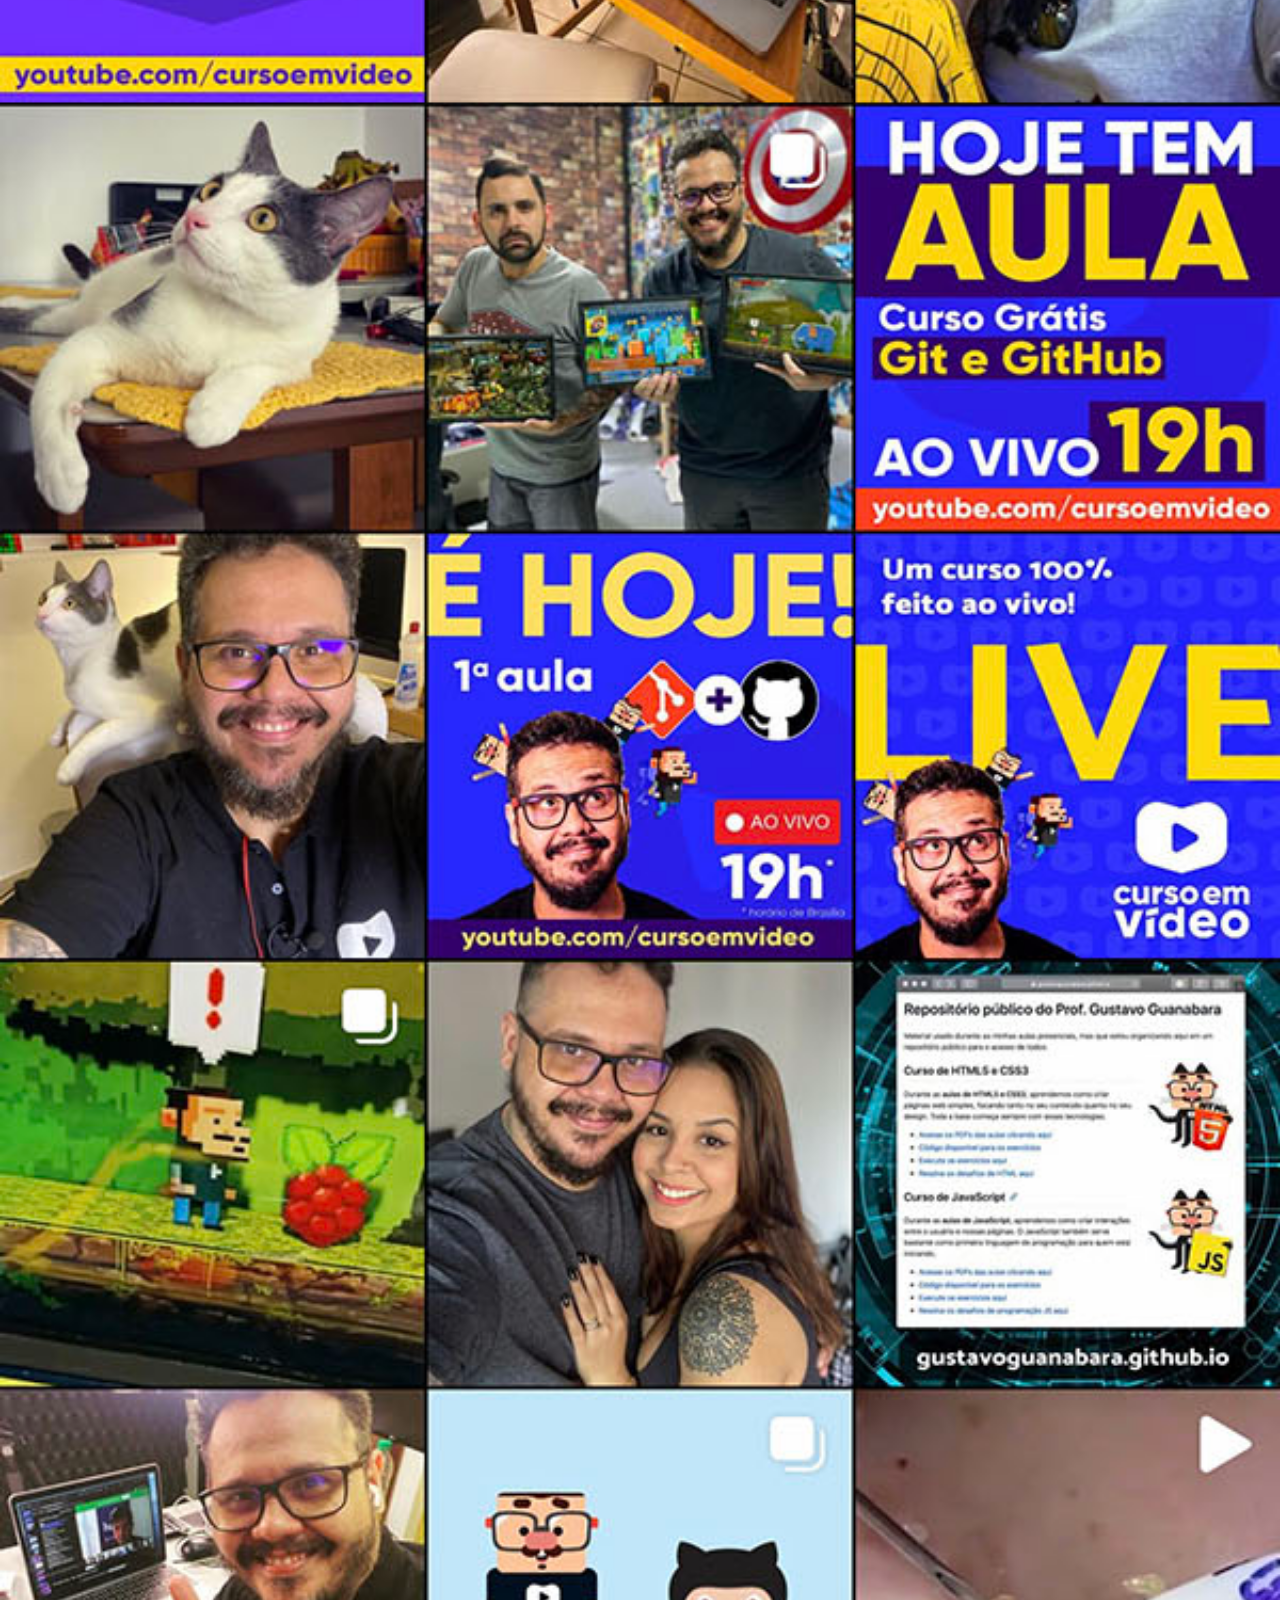
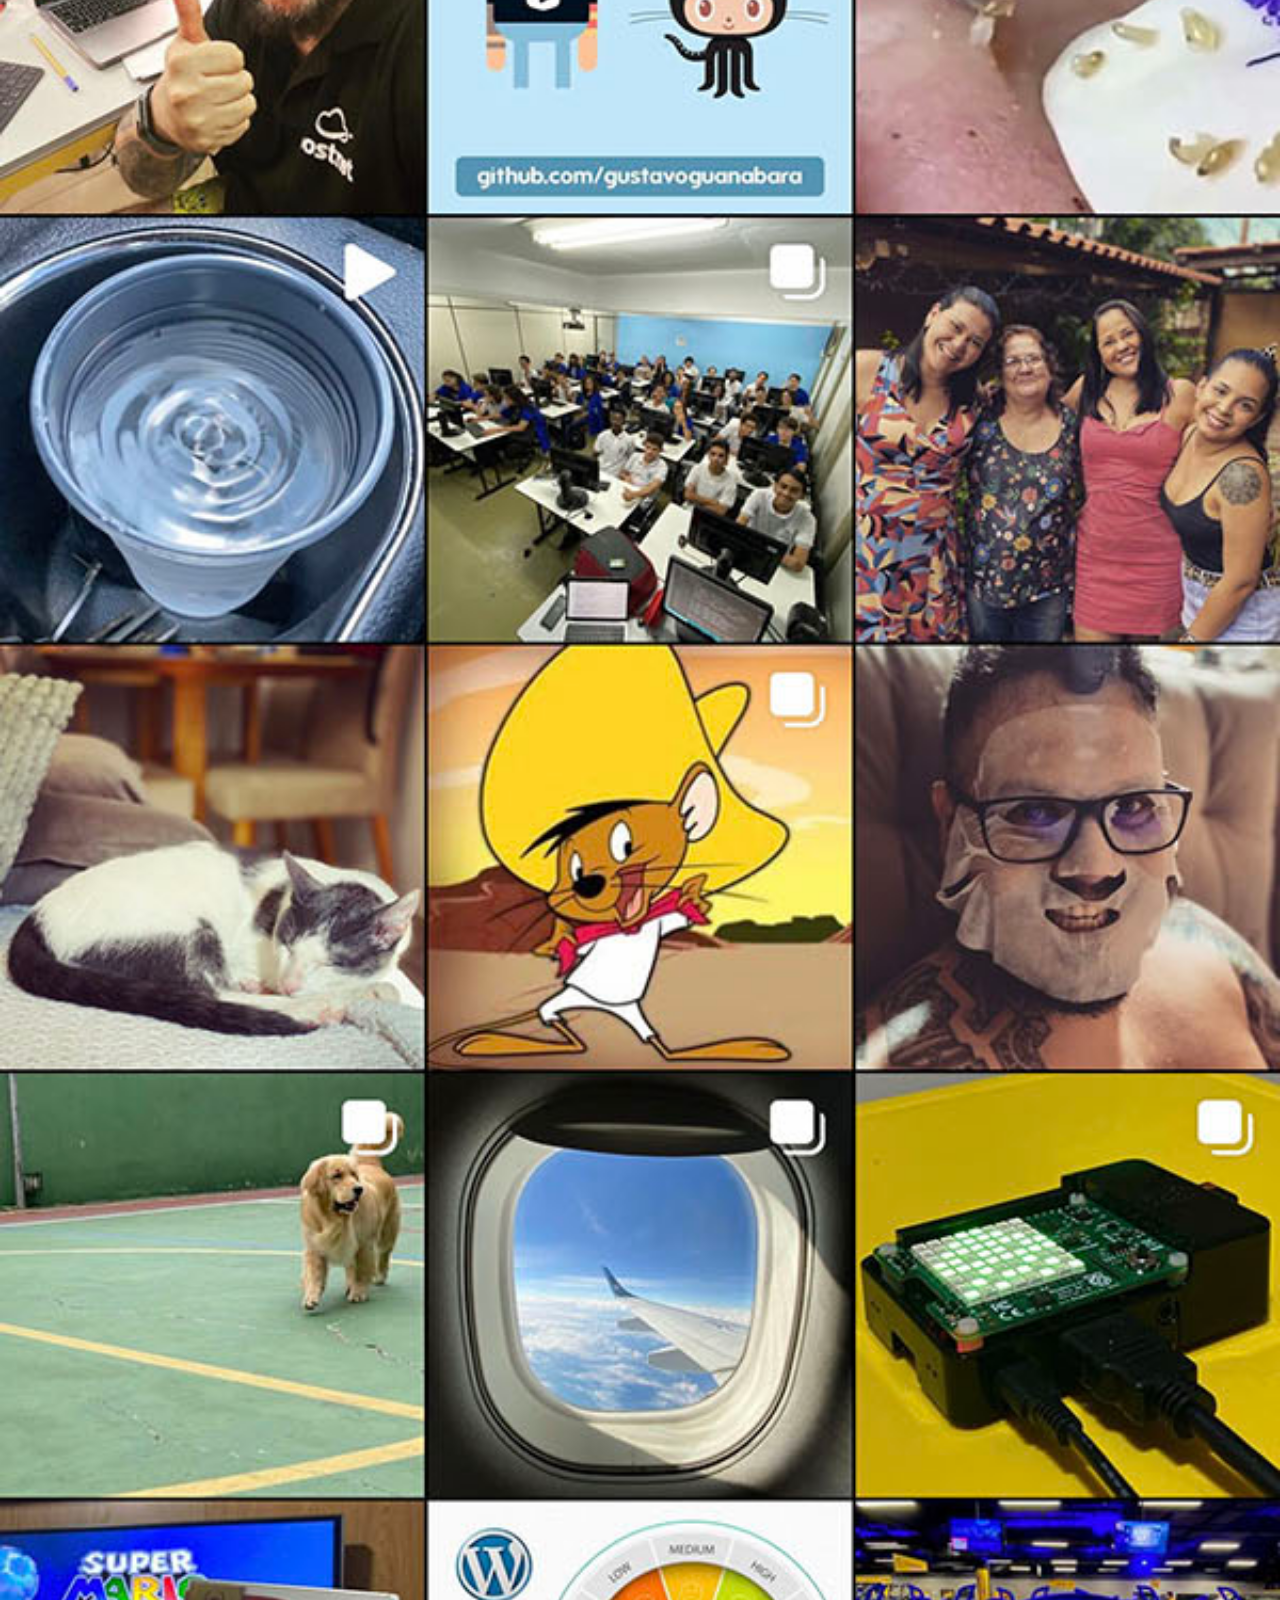
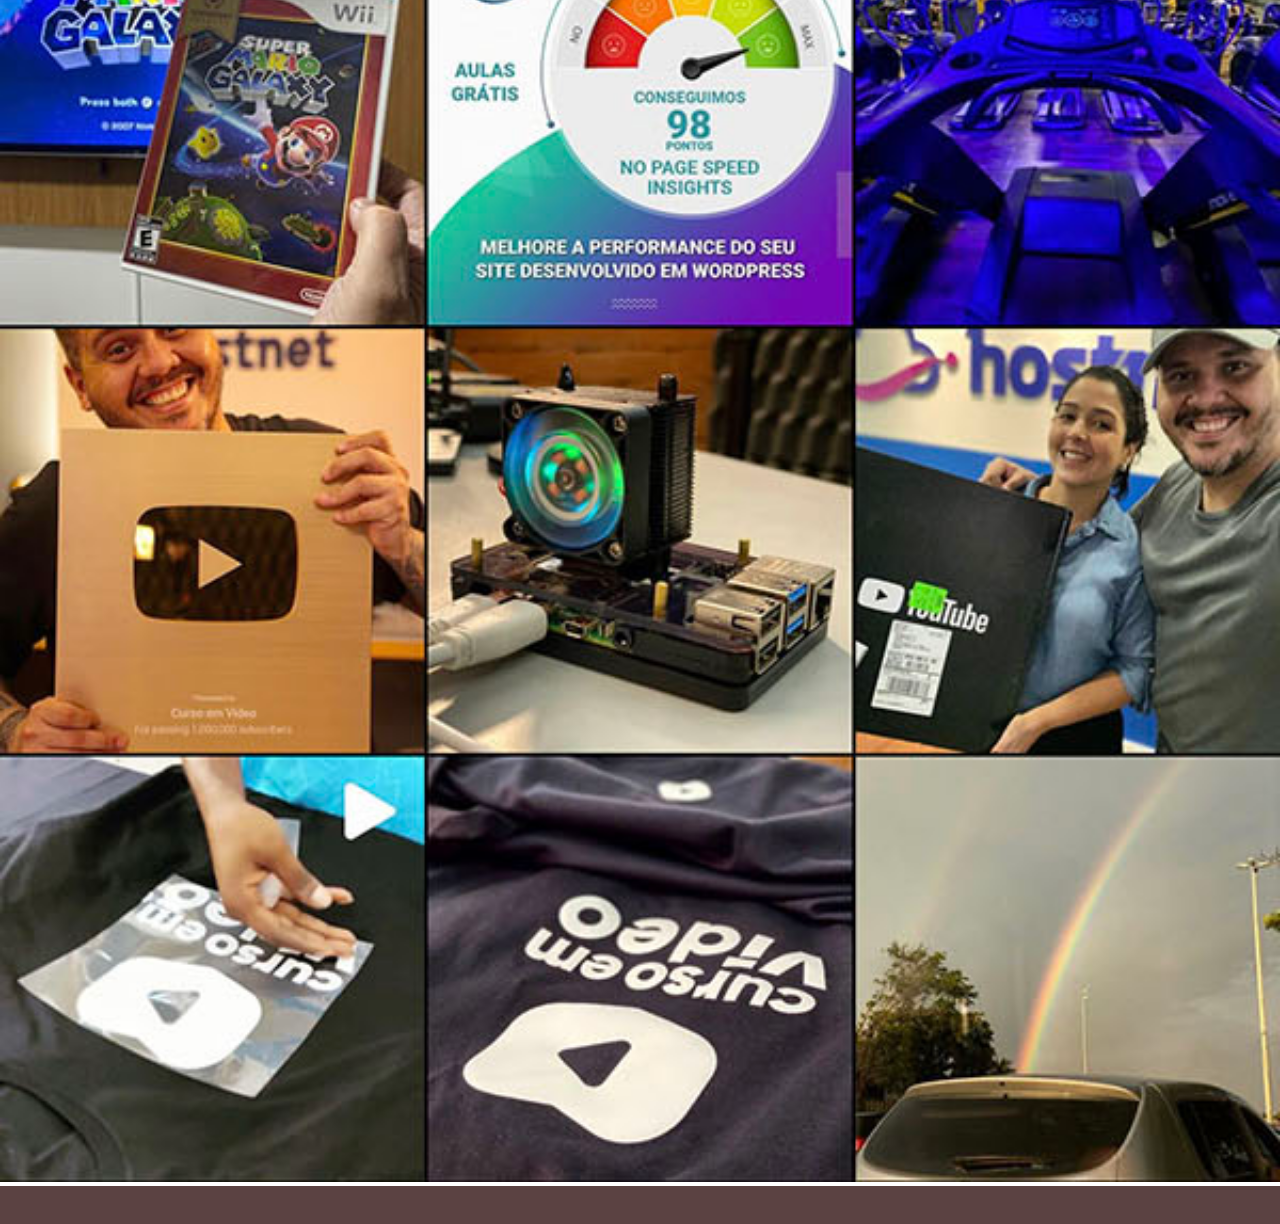
<file: instagram.html>
<!DOCTYPE html>
<html lang="en">
<head>
    <meta charset="UTF-8">
    <meta name="viewport" content="width=device-width, initial-scale=1.0">
    <title>Instagram</title>
    <link rel="stylesheet" href="stylemedia.css">
</head>
<body>
    <img src="imagens/tela-instagram.jpg" alt="">
    <a href="https://www.instagram.com/_mdu11/" target="_blank" rel="noopener noreferrer"></a>
</body>
</html>
</file>
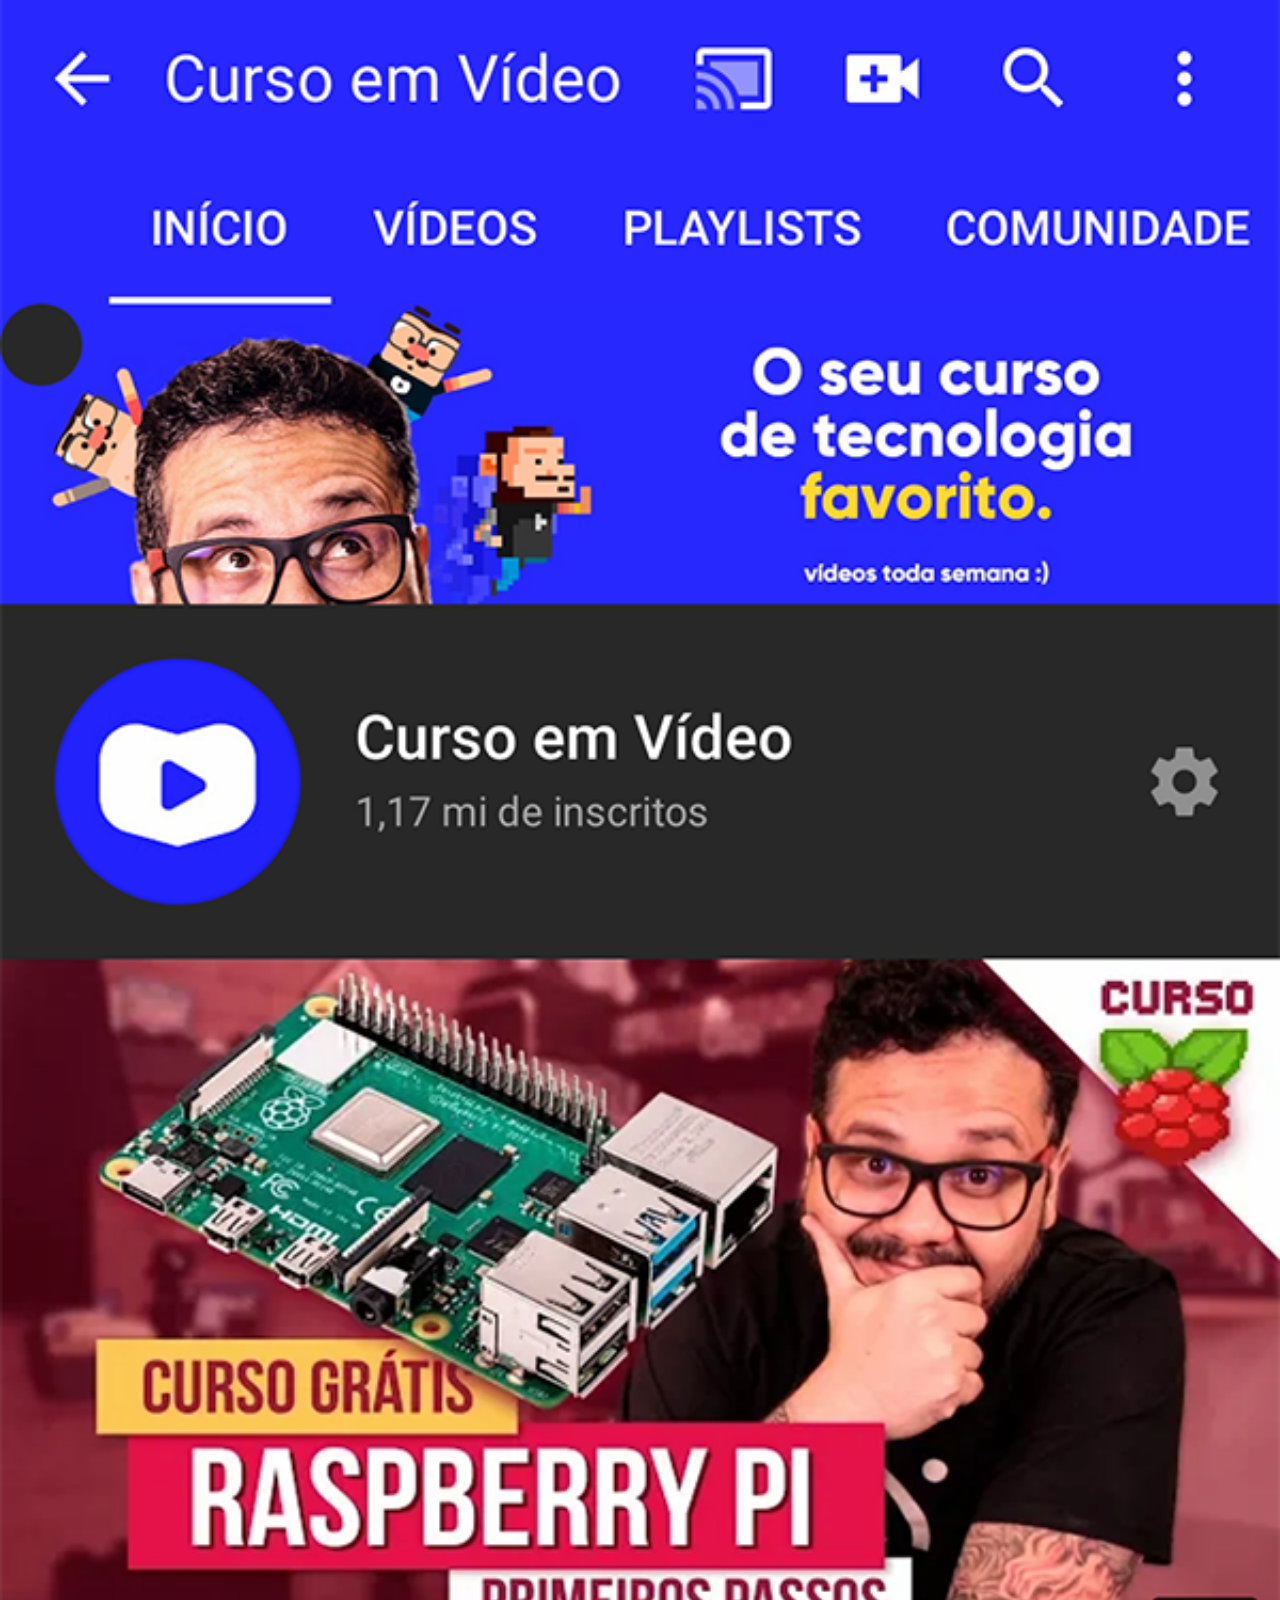
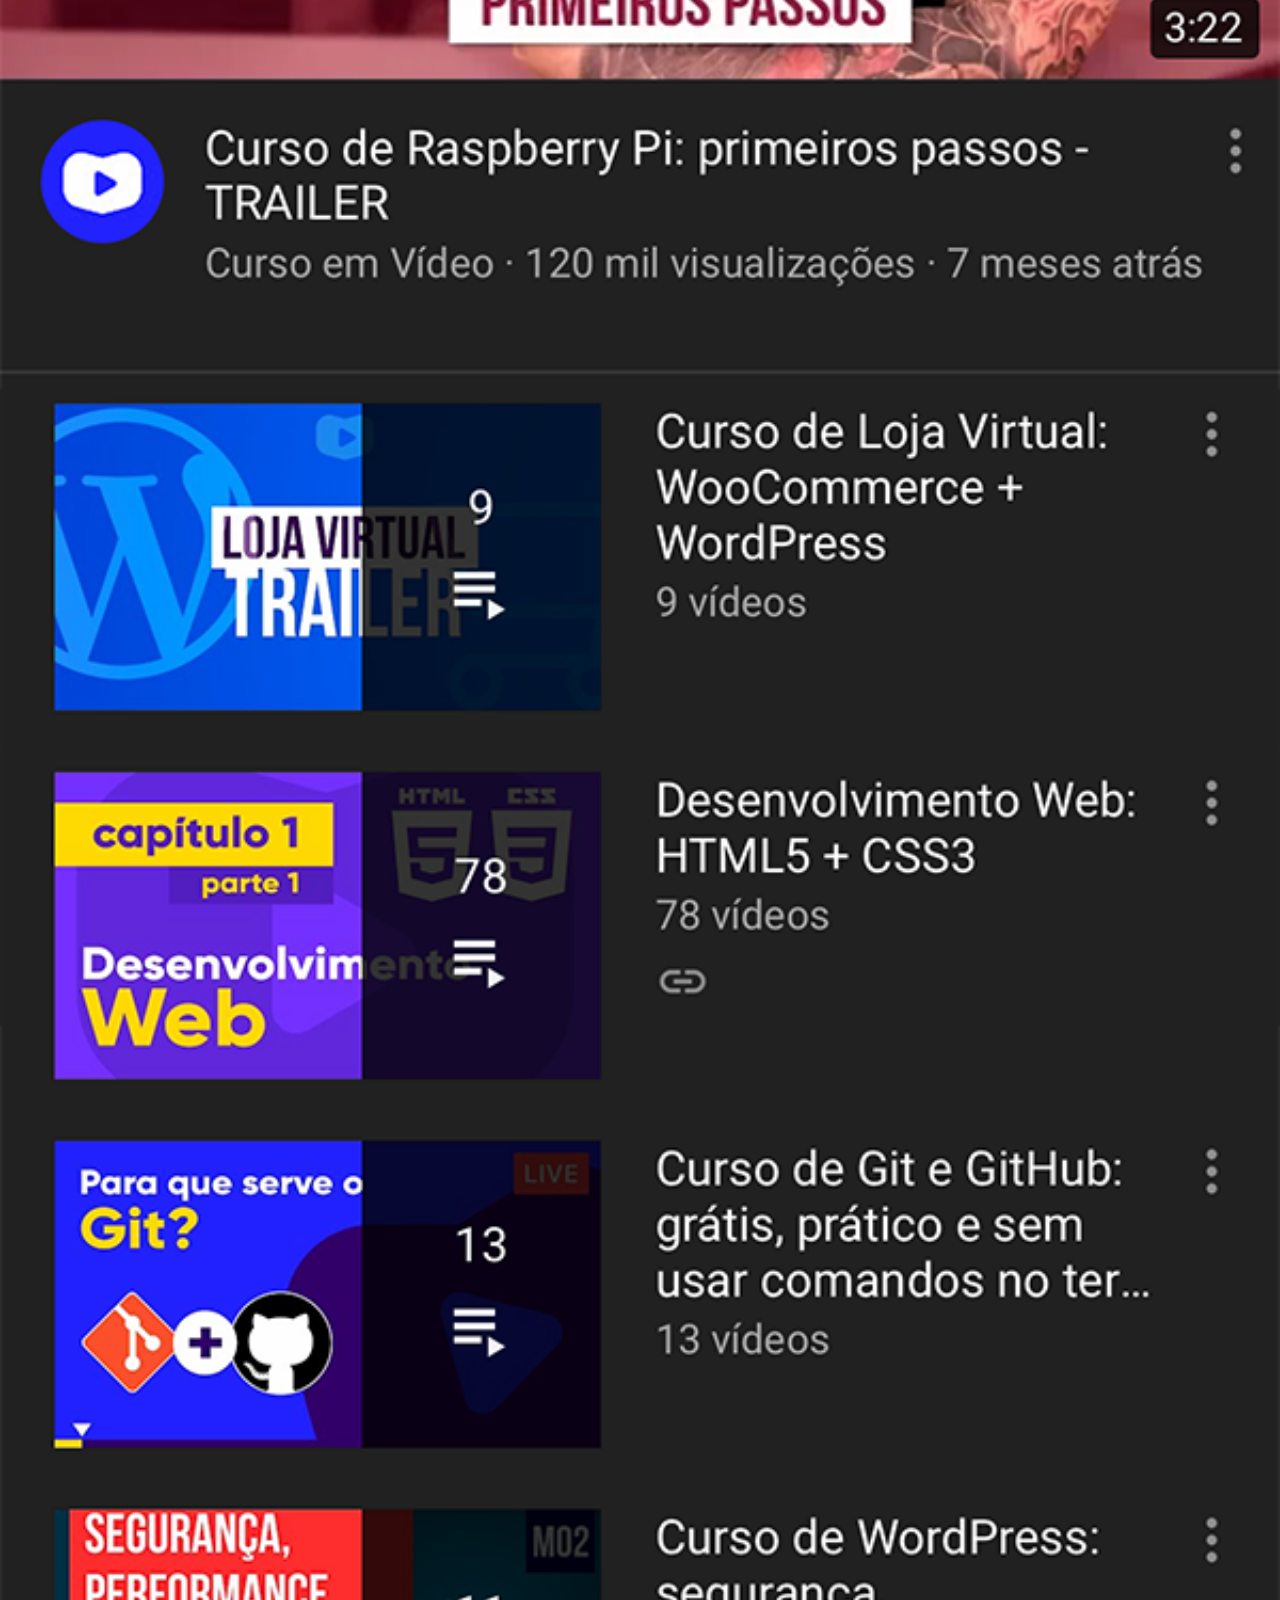
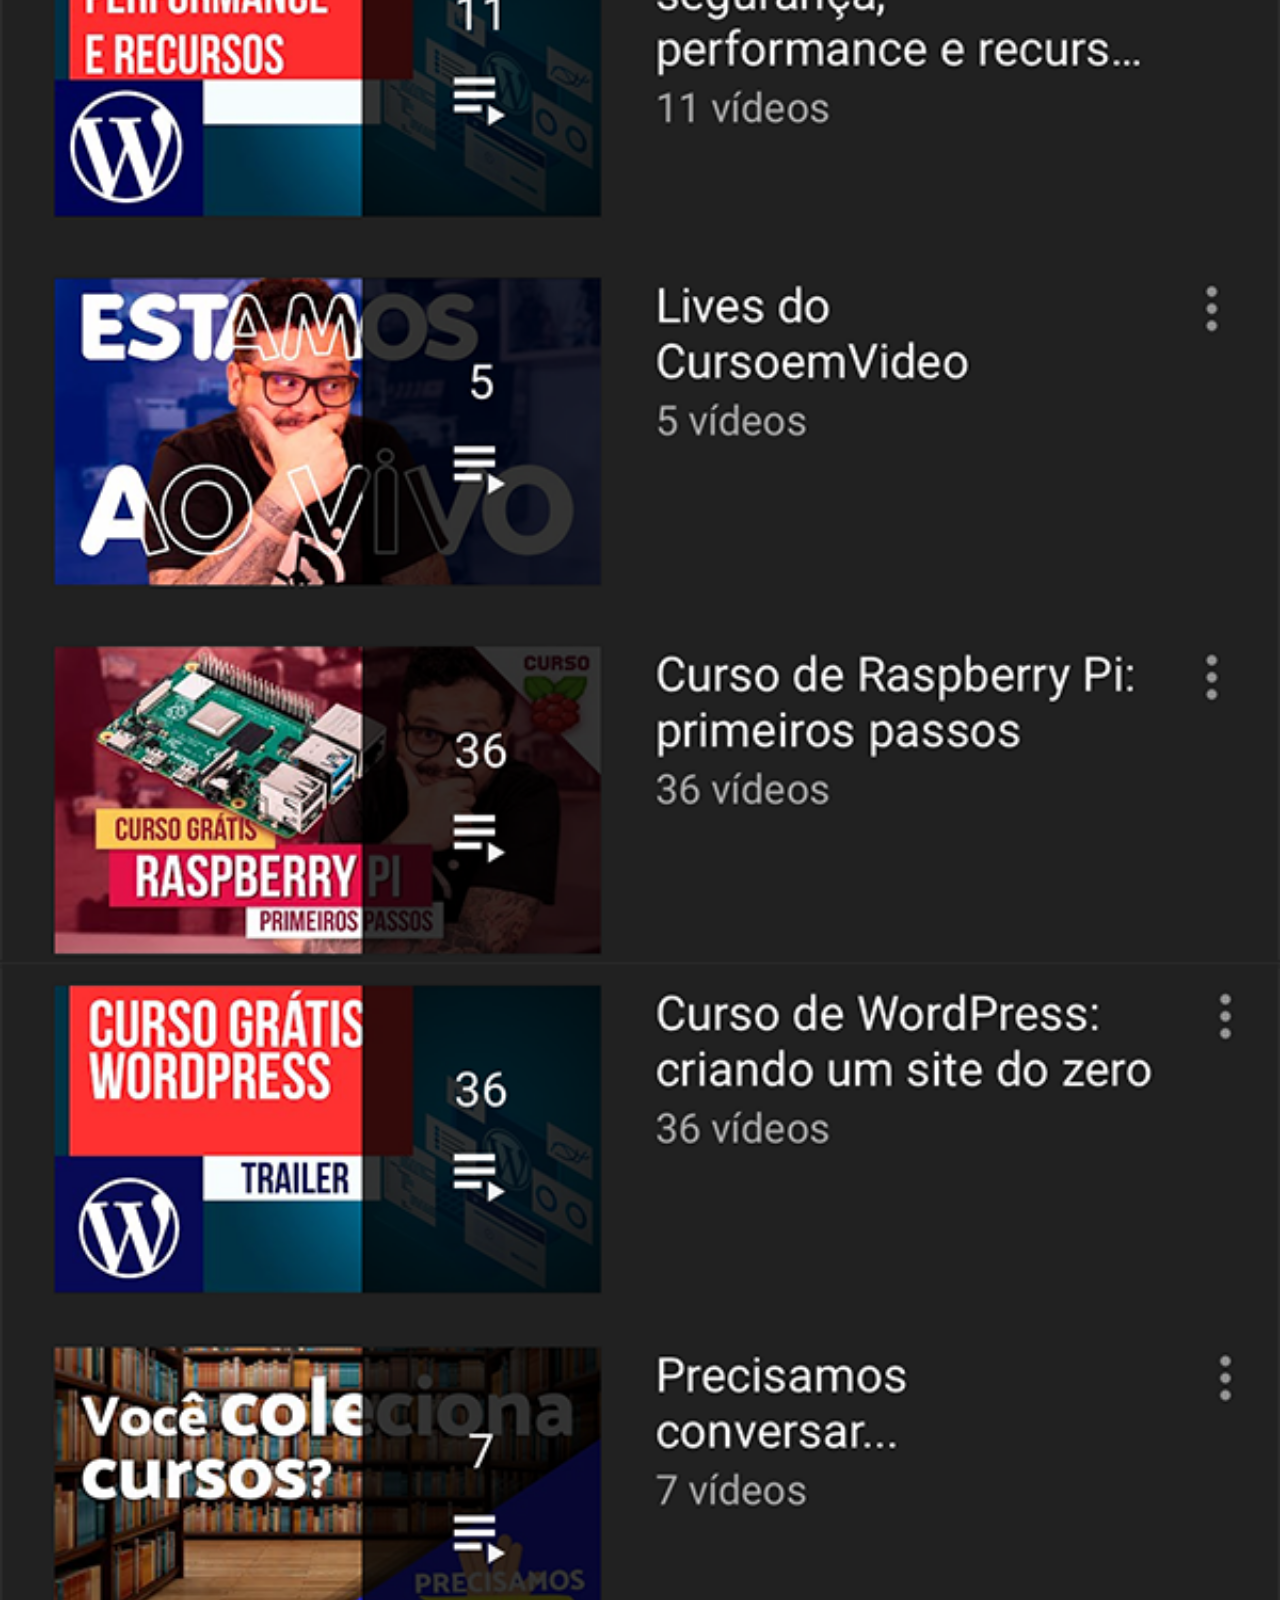
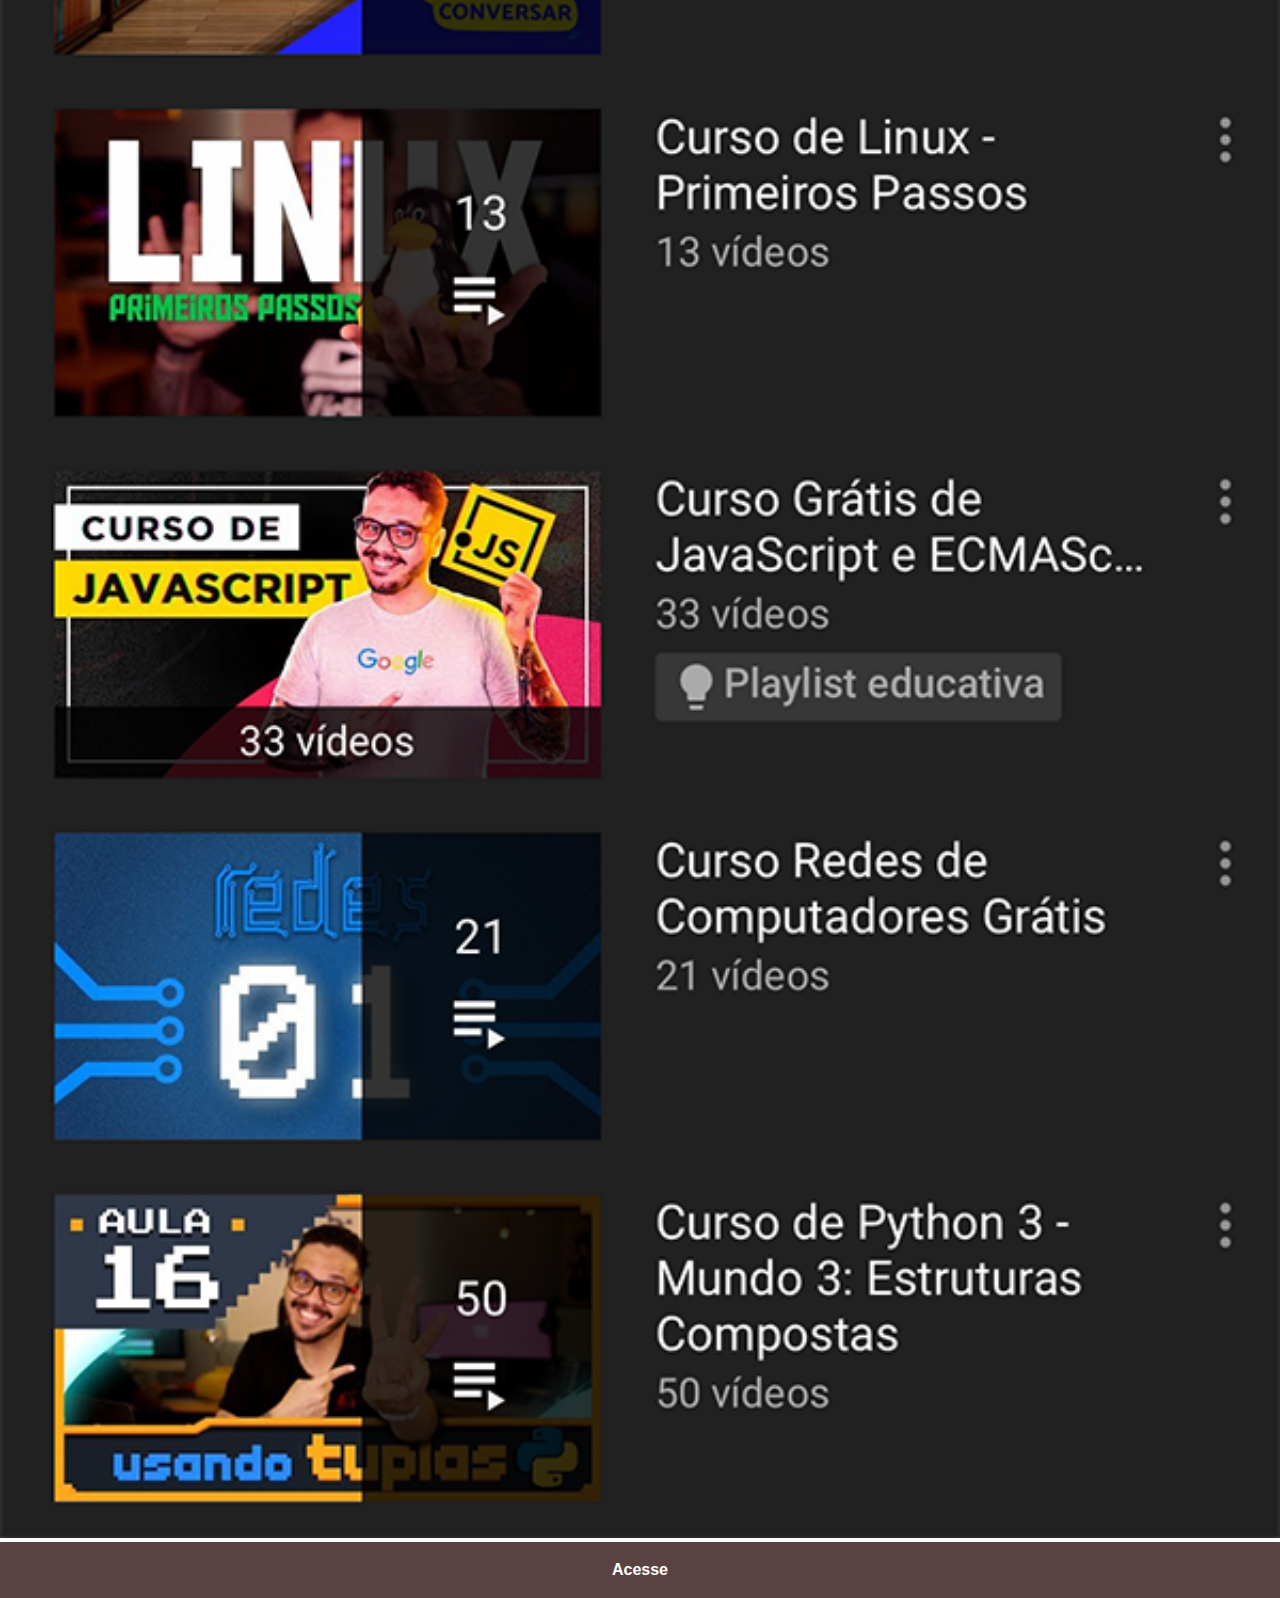
<file: yt.html>
<!DOCTYPE html>
<html lang="pt">
<head>
    <meta charset="UTF-8">
    <meta name="viewport" content="width=device-width, initial-scale=1.0">
    <title>YouTube</title>
    <link rel="stylesheet" href="stylemedia.css">
    <style>
    </style>
</head>
<body>
    <img src="imagens/tela-youtube.png" alt="">
    <a href="http://youtube.com" target="_blank" rel="noopener noreferrer">Acesse</a>
</body>
</html>
</file>
<file: style/style.css>
@charset "UTF-8";

*{
    margin: 0;
    padding: 0;
    font-family: Arial, Helvetica, sans-serif;
}

html, body {
    height: 100vh;
    width: 100vw;
    background-color: black;
}
body {
    background: url('../imagens/fundo-madeira.jpg') no-repeat top center;
    background-size: cover;
    background-attachment: fixed;
}
main {
    height: 100vh;
    position: relative;
}

section#phone {
    position: absolute;
    top: 50%;
    left: 50%;
    transform: translate(-50%, -50%);
    height: 627px;
    width: 311px;
    background-color: blueviolet;
    background: url('../imagens/frame-iphone.png') no-repeat;
}
iframe#screen {
    position: relative;
    top: 81px;
    left: 22px;
    width: 269px;
    height: 471px;
}

section#social-medias {
    display: flex;
    flex-direction: column;
    text-align: right;
}
section#social-medias img {
    width: 50px;
    margin: 8px;
    border-radius: 50%;
    box-shadow: 3px 3px 5px rgba(0, 0, 0, 0.436);
    box-sizing: border-box;
    transition: .3s;
}
section#social-medias img:hover {
    border: 2px solid #ffffff8e;
    transform: translate(-5px, 0px);

}
</file>
<file: stylemedia.css>
* {
    margin: 0;
    padding: 0;
    font-family: Arial, Helvetica, sans-serif;
}
::-webkit-scrollbar {
    width: 0;
    height: 0;
}
a {
    display: block;
    background-color: rgb(91, 66, 66);
    padding: 19px;
    color: #fff;
    font-weight: bolder;
    text-align: center;
    text-decoration: none;
}
img {
    width: 100vw;
}
</file>
